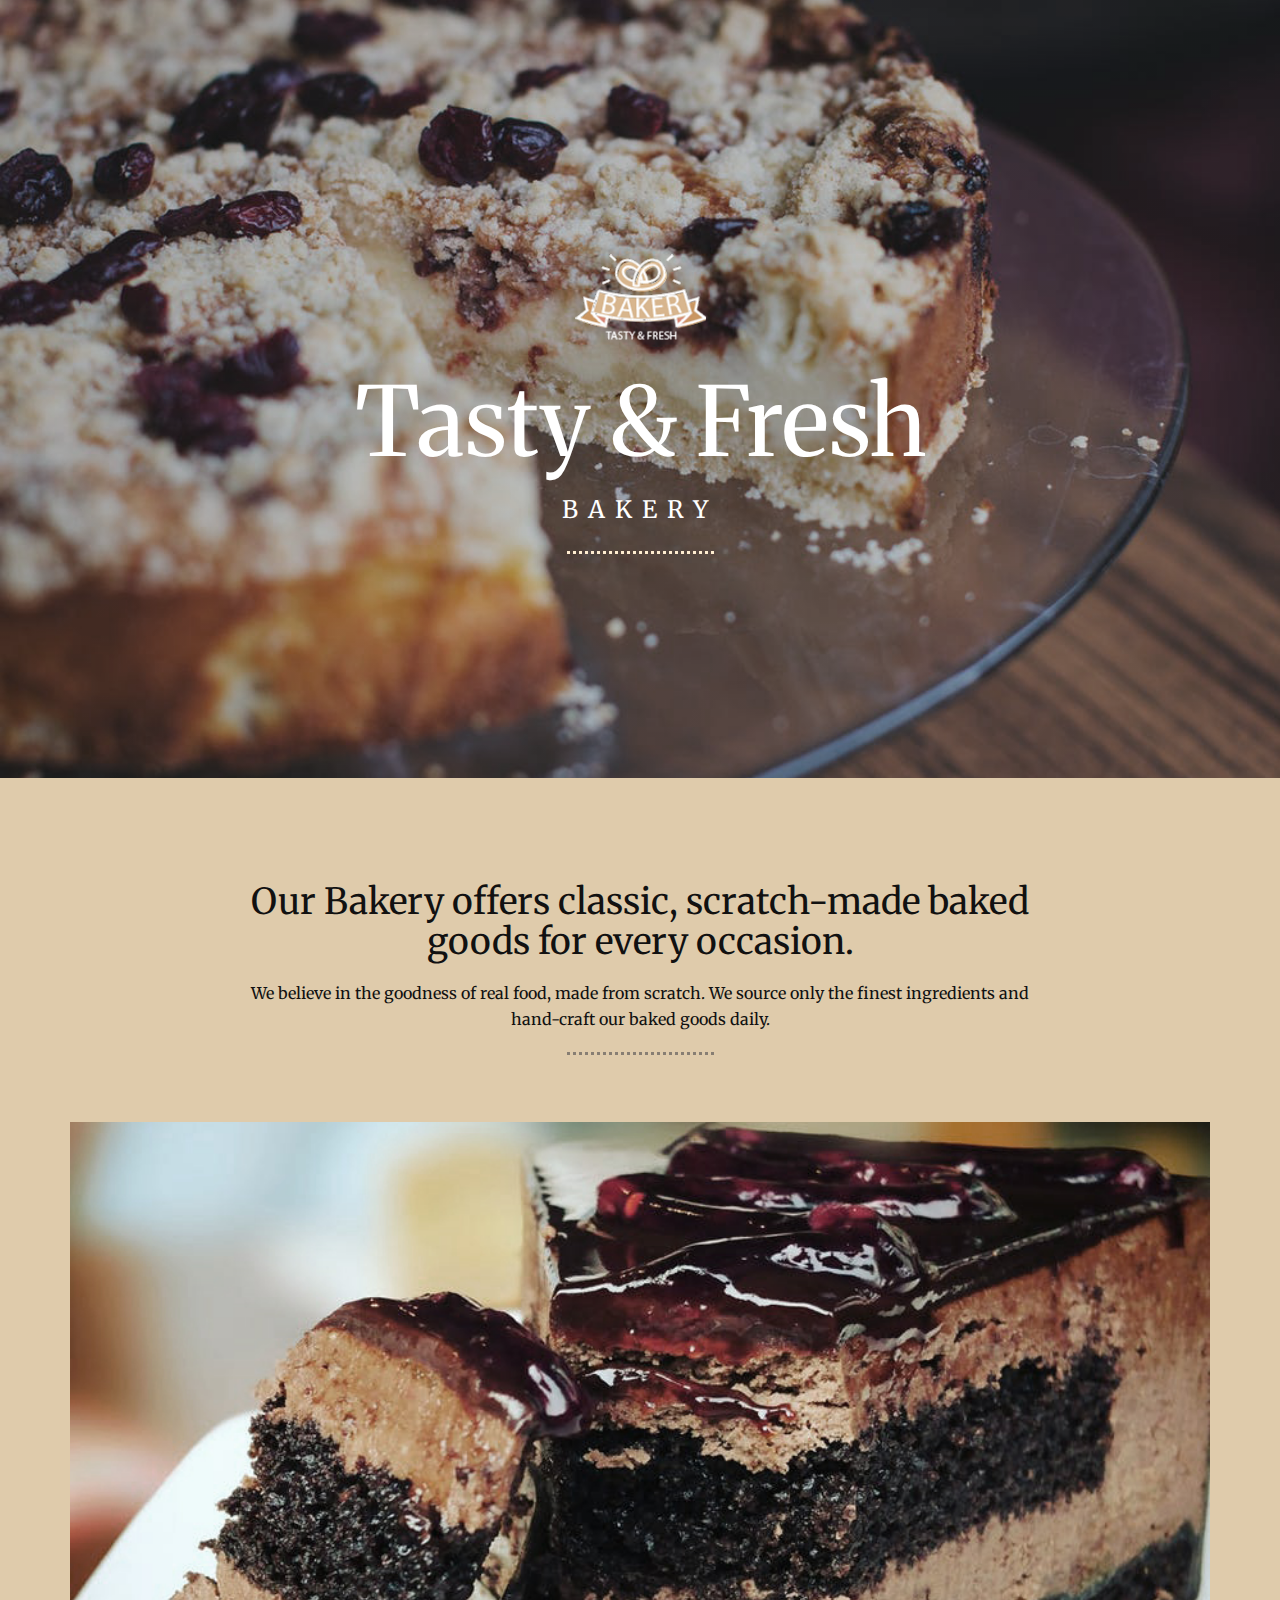
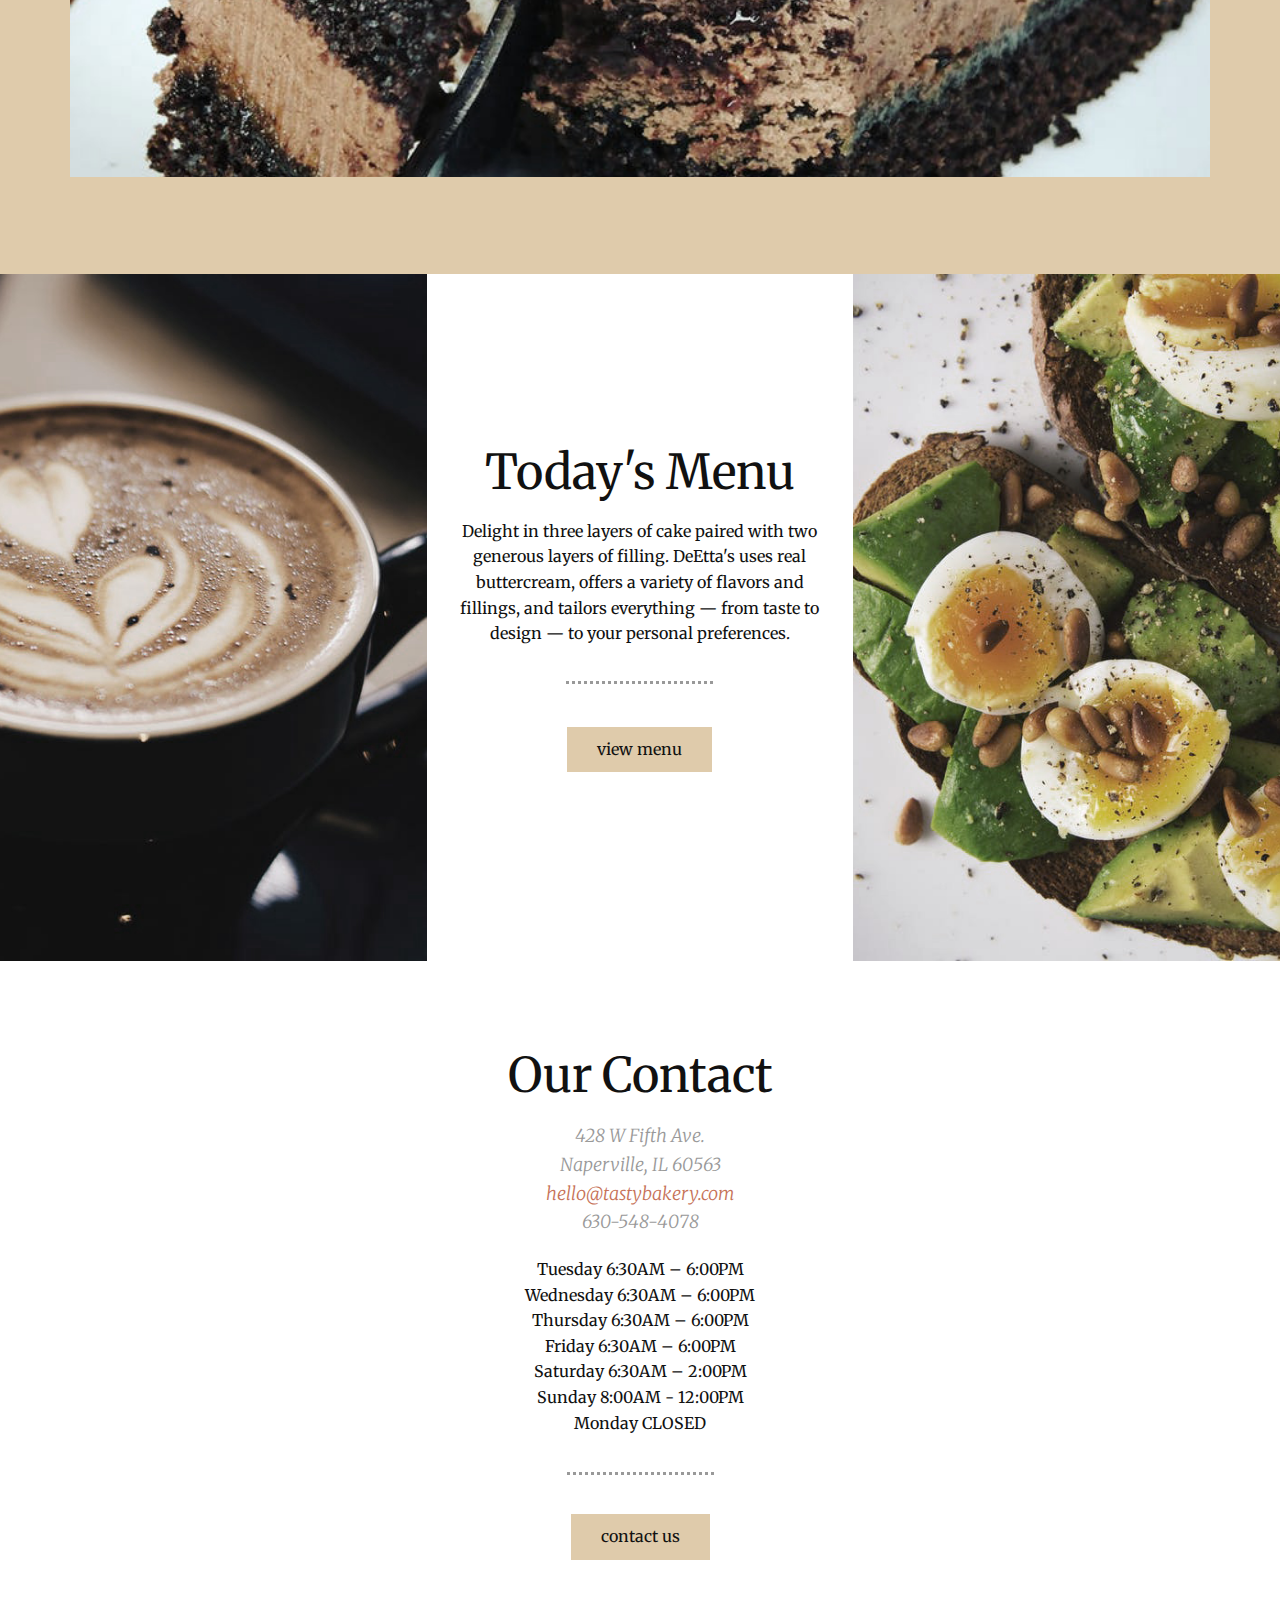
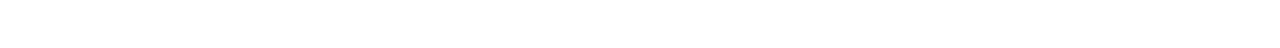
<file: index.html>
<!DOCTYPE html>
<html style="font-size: 16px;">
  <head>
    <meta name="viewport" content="width=device-width, initial-scale=1.0">
    <meta charset="utf-8">
    <meta name="keywords" content="Tasty &amp;amp; Fresh, Our Bakery offers classic, scratch-made baked goods for every occasion., Today&amp;apos;s Menu, Visit Our Online Shop, Our Contact">
    <meta name="description" content="">
    <meta name="page_type" content="np-template-header-footer-from-plugin">
    <title>Home</title>
    <link rel="stylesheet" href="nicepage.css" media="screen">
<link rel="stylesheet" href="Home.css" media="screen">
    <script class="u-script" type="text/javascript" src="jquery.js" defer=""></script>
    <script class="u-script" type="text/javascript" src="nicepage.js" defer=""></script>
    <meta name="generator" content="Nicepage 4.10.5, nicepage.com">
    <link id="u-theme-google-font" rel="stylesheet" href="https://fonts.googleapis.com/css?family=Roboto:100,100i,300,300i,400,400i,500,500i,700,700i,900,900i|Open+Sans:300,300i,400,400i,500,500i,600,600i,700,700i,800,800i">
    <link id="u-page-google-font" rel="stylesheet" href="https://fonts.googleapis.com/css?family=Merriweather:300,300i,400,400i,700,700i,900,900i">
    
    
    
    
    
    <script type="application/ld+json">{
		"@context": "http://schema.org",
		"@type": "Organization",
		"name": ""
}</script>
    <meta name="theme-color" content="#c67258">
    <meta property="og:title" content="Home">
    <meta property="og:type" content="website">
  </head>
  <body data-home-page="Home.html" data-home-page-title="Home" class="u-body u-xl-mode"> 
    <section class="u-clearfix u-image u-shading u-section-1" id="sec-f4cb">
      <div class="u-clearfix u-sheet u-sheet-1">
        <div class="u-align-center-lg u-align-center-sm u-align-center-xs u-container-style u-expanded-width-xs u-group u-group-1">
          <div class="u-container-layout u-valign-middle-lg u-valign-middle-xs u-container-layout-1">
            <img src="images/Untitled2_150.png" alt="" class="u-image u-image-contain u-image-default u-image-1">
            <h1 class="u-align-center-md u-align-center-xl u-custom-font u-font-merriweather u-text u-title u-text-1">Tasty &amp; Fresh</h1>
            <h4 class="u-align-center-md u-align-center-xl u-custom-font u-font-merriweather u-text u-text-2">Bakery</h4>
            <div class="u-border-3 u-border-palette-5-light-2 u-line u-line-horizontal u-line-1"></div>
          </div>
        </div>
      </div>
    </section>
    <section class="u-clearfix u-palette-5-light-1 u-section-2" id="sec-bef6">
      <div class="u-clearfix u-sheet u-valign-middle-xs u-sheet-1">
        <div class="u-container-style u-group u-group-1">
          <div class="u-container-layout u-container-layout-1">
            <h2 class="u-align-center u-custom-font u-font-merriweather u-text u-text-1">Our Bakery offers classic, scratch-made baked goods for every occasion.</h2>
            <p class="u-align-center u-custom-font u-font-merriweather u-text u-text-2">We believe in the goodness of real food, made from scratch. We source only the finest ingredients and hand-craft our baked goods daily.</p>
            <div class="u-align-left u-border-3 u-border-custom-color-2 u-line u-line-horizontal u-line-1"></div>
          </div>
        </div>
        <div class="u-clearfix u-expanded-width u-layout-wrap u-layout-wrap-1">
          <div class="u-layout">
            <div class="u-layout-row">
              <div class="u-size-60">
                <div class="u-layout-row">
                  <div class="u-container-style u-image u-layout-cell u-left-cell u-size-60 u-image-1">
                    <div class="u-container-layout"></div>
                  </div>
                </div>
              </div>
            </div>
          </div>
        </div>
      </div>
    </section>
    <section class="u-clearfix u-valign-middle-xs u-section-3" id="sec-2e77">
      <div class="u-clearfix u-expanded-width u-layout-wrap u-layout-wrap-1">
        <div class="u-layout">
          <div class="u-layout-row">
            <div class="u-container-style u-image u-layout-cell u-left-cell u-size-20 u-image-1">
              <div class="u-container-layout"></div>
            </div>
            <div class="u-align-center-lg u-align-center-md u-align-center-sm u-align-center-xs u-container-style u-layout-cell u-size-20 u-layout-cell-2">
              <div class="u-container-layout u-valign-middle-md u-valign-middle-sm u-container-layout-2">
                <h2 class="u-align-center-xl u-custom-font u-font-merriweather u-text u-text-1">Today's Menu</h2>
                <p class="u-align-center-xl u-custom-font u-font-merriweather u-text u-text-2">Delight in three layers of cake paired with two generous layers of filling. DeEtta's uses real buttercream, offers a variety of flavors and fillings, and tailors everything — from taste to design — to your personal preferences.</p>
                <div class="u-align-left-lg u-align-left-md u-align-left-sm u-align-left-xl u-border-3 u-border-grey-40 u-line u-line-horizontal u-line-1"></div>
                <a href="menu.html" data-page-id="34469531" class="u-align-center u-btn u-button-style u-custom-font u-font-merriweather u-palette-5-light-1 u-btn-1" target="_blank">view menu</a>
              </div>
            </div>
            <div class="u-container-style u-image u-layout-cell u-right-cell u-size-20 u-image-2">
              <div class="u-container-layout"></div>
            </div>
          </div>
        </div>
      </div>
    </section>
    <section class="u-clearfix u-section-4" id="carousel_638f">
      <div class="u-clearfix u-expanded-width u-layout-wrap u-layout-wrap-1">
        <div class="u-layout">
          <div class="u-layout-row">
            <div class="u-align-center u-container-style u-layout-cell u-size-60 u-layout-cell-1">
              <div class="u-container-layout u-valign-middle-lg u-valign-middle-md u-valign-middle-sm u-valign-middle-xl u-container-layout-1">
                <h2 class="u-custom-font u-font-merriweather u-text u-text-1">Our Contact</h2>
                <p class="u-custom-font u-font-merriweather u-text u-text-grey-40 u-text-2">428 W Fifth Ave.<br>Naperville, IL 60563<br>
                  <a href="mailto:hello@deettasbakery.com" target="_blank">hello@tastybakery.com</a>
                  <br>630-548-4078
                </p>
                <p class="u-custom-font u-font-merriweather u-text u-text-3">Tuesday 6:30AM – 6:00PM<br>Wednesday 6:30AM – 6:00PM<br>Thursday 6:30AM – 6:00PM<br>Friday 6:30AM – 6:00PM<br>Saturday 6:30AM – 2:00PM<br>Sunday 8:00AM - 12:00PM<br>Monday CLOSED
                </p>
                <div class="u-border-3 u-border-grey-40 u-line u-line-horizontal u-line-1"></div>
                <a href="tel:+962 77 777 777" class="u-btn u-button-style u-custom-font u-font-merriweather u-palette-5-light-1 u-btn-1">contact us</a>
              </div>
            </div>
          </div>
        </div>
      </div>
    </section>
    
    
  </body>
</html>
</file>
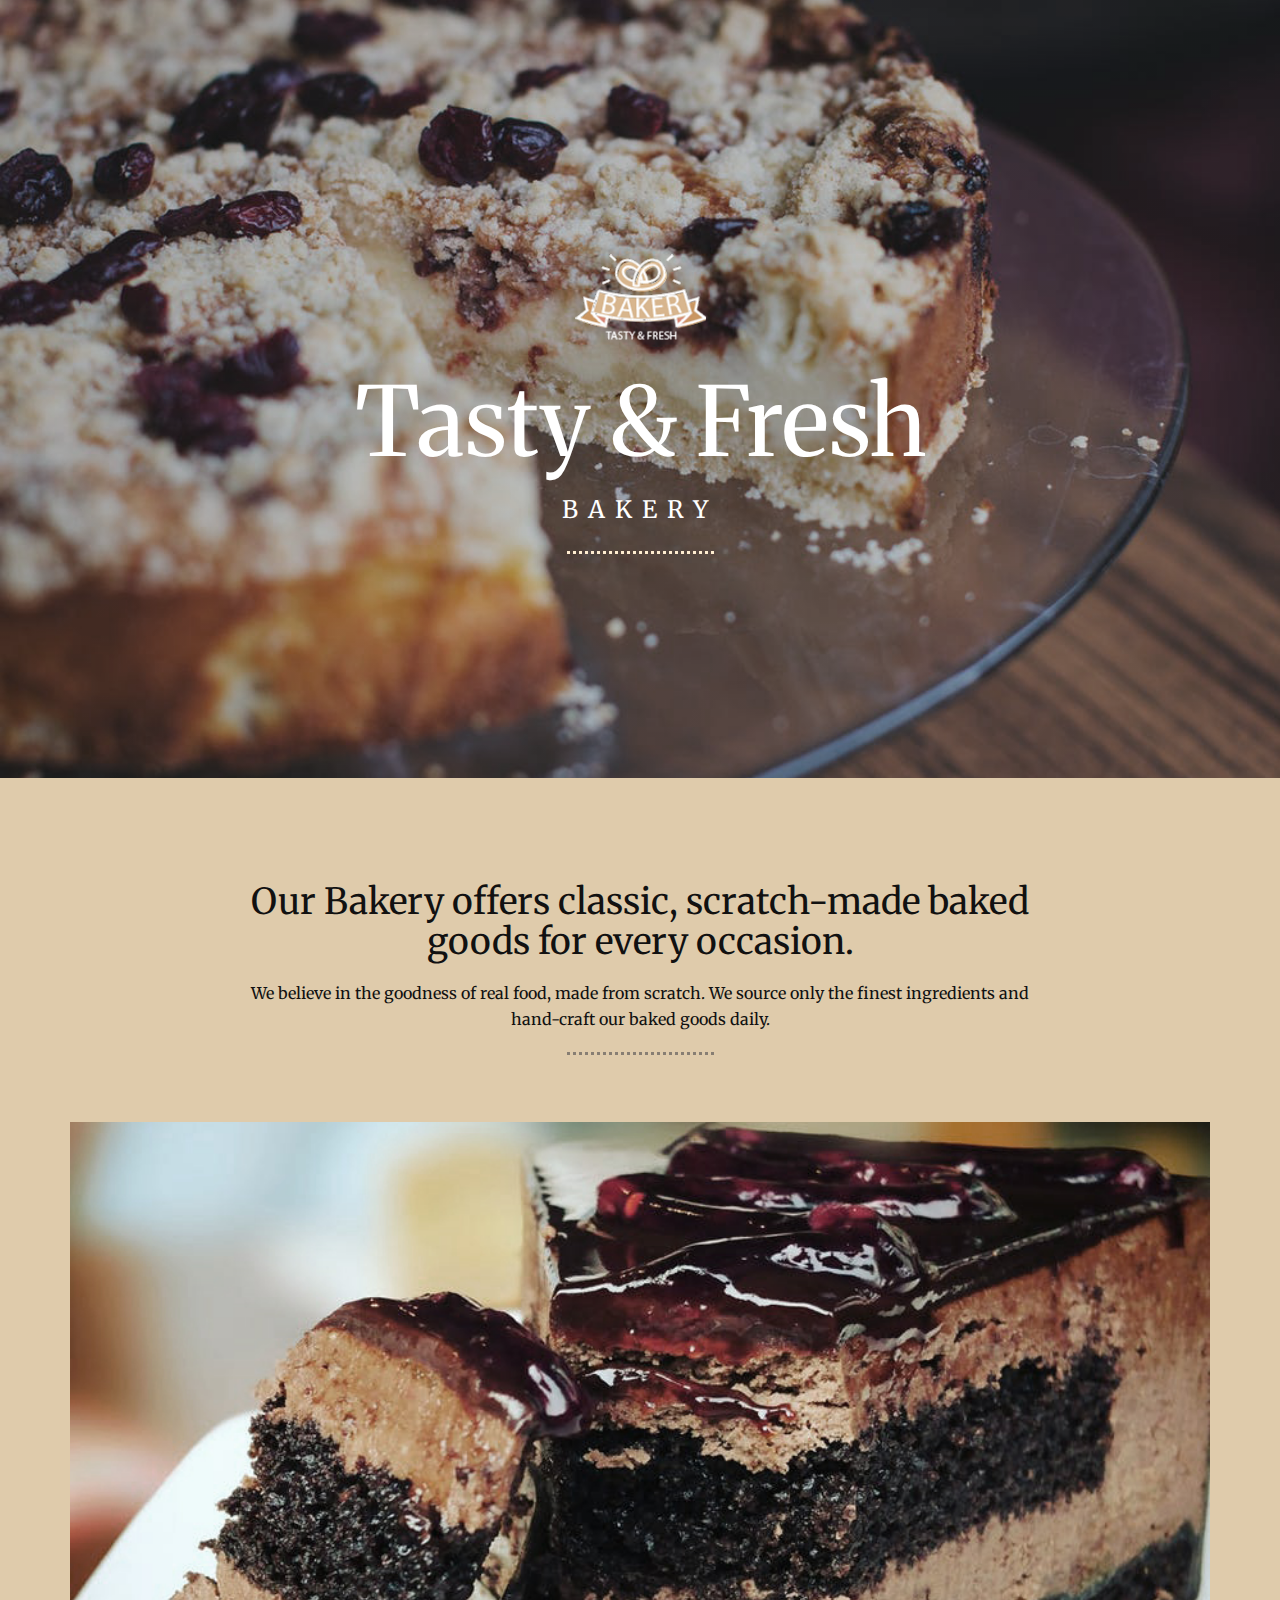
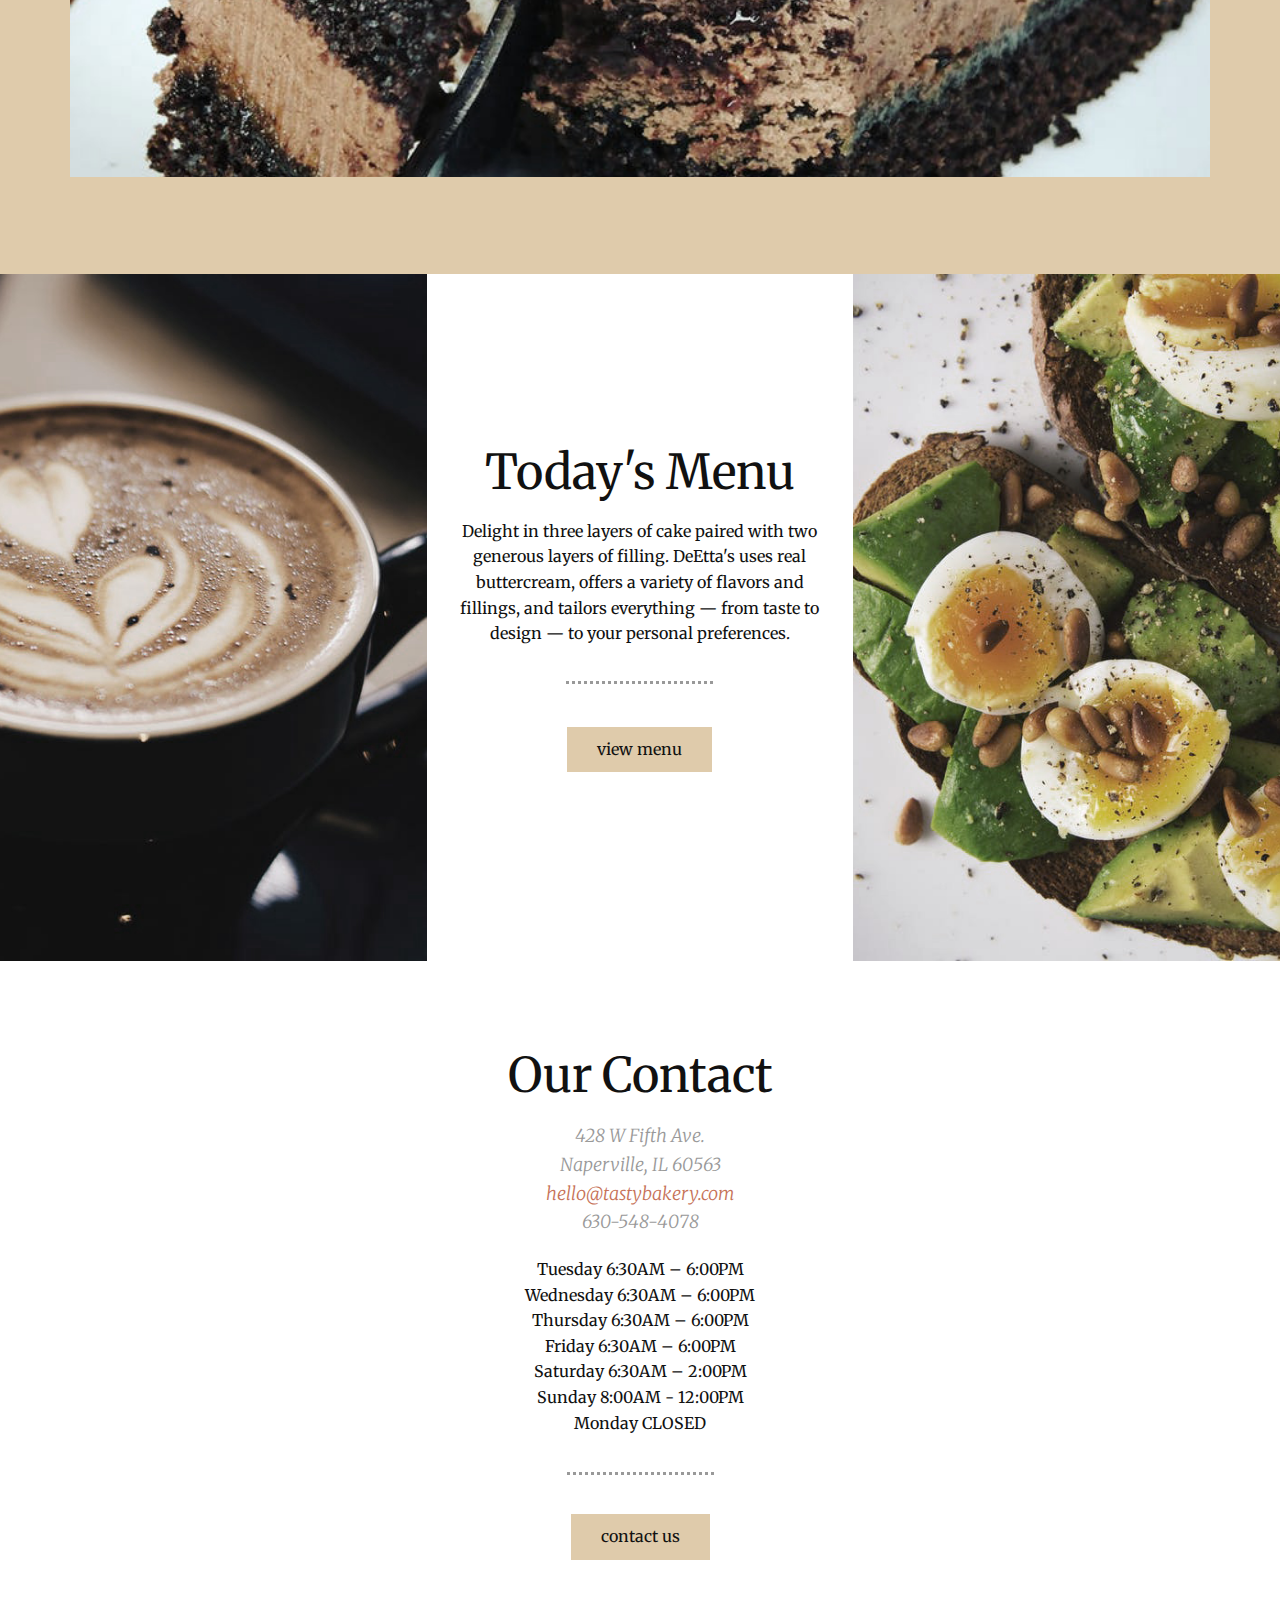
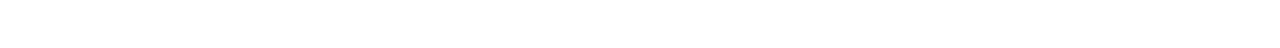
<file: Home.html>
<!DOCTYPE html>
<html style="font-size: 16px;">
  <head>
    <meta name="viewport" content="width=device-width, initial-scale=1.0">
    <meta charset="utf-8">
    <meta name="keywords" content="Tasty &amp;amp; Fresh, Our Bakery offers classic, scratch-made baked goods for every occasion., Today&amp;apos;s Menu, Visit Our Online Shop, Our Contact">
    <meta name="description" content="">
    <meta name="page_type" content="np-template-header-footer-from-plugin">
    <title>Home</title>
    <link rel="stylesheet" href="nicepage.css" media="screen">
<link rel="stylesheet" href="Home.css" media="screen">
    <script class="u-script" type="text/javascript" src="jquery.js" defer=""></script>
    <script class="u-script" type="text/javascript" src="nicepage.js" defer=""></script>
    <meta name="generator" content="Nicepage 4.10.5, nicepage.com">
    <link id="u-theme-google-font" rel="stylesheet" href="https://fonts.googleapis.com/css?family=Roboto:100,100i,300,300i,400,400i,500,500i,700,700i,900,900i|Open+Sans:300,300i,400,400i,500,500i,600,600i,700,700i,800,800i">
    <link id="u-page-google-font" rel="stylesheet" href="https://fonts.googleapis.com/css?family=Merriweather:300,300i,400,400i,700,700i,900,900i">
    
    
    
    
    
    <script type="application/ld+json">{
		"@context": "http://schema.org",
		"@type": "Organization",
		"name": ""
}</script>
    <meta name="theme-color" content="#c67258">
    <meta property="og:title" content="Home">
    <meta property="og:type" content="website">
  </head>
  <body class="u-body u-xl-mode"> 
    <section class="u-clearfix u-image u-shading u-section-1" id="sec-f4cb">
      <div class="u-clearfix u-sheet u-sheet-1">
        <div class="u-align-center-lg u-align-center-sm u-align-center-xs u-container-style u-expanded-width-xs u-group u-group-1">
          <div class="u-container-layout u-valign-middle-lg u-valign-middle-xs u-container-layout-1">
            <img src="images/Untitled2_150.png" alt="" class="u-image u-image-contain u-image-default u-image-1">
            <h1 class="u-align-center-md u-align-center-xl u-custom-font u-font-merriweather u-text u-title u-text-1">Tasty &amp; Fresh</h1>
            <h4 class="u-align-center-md u-align-center-xl u-custom-font u-font-merriweather u-text u-text-2">Bakery</h4>
            <div class="u-border-3 u-border-palette-5-light-2 u-line u-line-horizontal u-line-1"></div>
          </div>
        </div>
      </div>
    </section>
    <section class="u-clearfix u-palette-5-light-1 u-section-2" id="sec-bef6">
      <div class="u-clearfix u-sheet u-valign-middle-xs u-sheet-1">
        <div class="u-container-style u-group u-group-1">
          <div class="u-container-layout u-container-layout-1">
            <h2 class="u-align-center u-custom-font u-font-merriweather u-text u-text-1">Our Bakery offers classic, scratch-made baked goods for every occasion.</h2>
            <p class="u-align-center u-custom-font u-font-merriweather u-text u-text-2">We believe in the goodness of real food, made from scratch. We source only the finest ingredients and hand-craft our baked goods daily.</p>
            <div class="u-align-left u-border-3 u-border-custom-color-2 u-line u-line-horizontal u-line-1"></div>
          </div>
        </div>
        <div class="u-clearfix u-expanded-width u-layout-wrap u-layout-wrap-1">
          <div class="u-layout">
            <div class="u-layout-row">
              <div class="u-size-60">
                <div class="u-layout-row">
                  <div class="u-container-style u-image u-layout-cell u-left-cell u-size-60 u-image-1">
                    <div class="u-container-layout"></div>
                  </div>
                </div>
              </div>
            </div>
          </div>
        </div>
      </div>
    </section>
    <section class="u-clearfix u-valign-middle-xs u-section-3" id="sec-2e77">
      <div class="u-clearfix u-expanded-width u-layout-wrap u-layout-wrap-1">
        <div class="u-layout">
          <div class="u-layout-row">
            <div class="u-container-style u-image u-layout-cell u-left-cell u-size-20 u-image-1">
              <div class="u-container-layout"></div>
            </div>
            <div class="u-align-center-lg u-align-center-md u-align-center-sm u-align-center-xs u-container-style u-layout-cell u-size-20 u-layout-cell-2">
              <div class="u-container-layout u-valign-middle-md u-valign-middle-sm u-container-layout-2">
                <h2 class="u-align-center-xl u-custom-font u-font-merriweather u-text u-text-1">Today's Menu</h2>
                <p class="u-align-center-xl u-custom-font u-font-merriweather u-text u-text-2">Delight in three layers of cake paired with two generous layers of filling. DeEtta's uses real buttercream, offers a variety of flavors and fillings, and tailors everything — from taste to design — to your personal preferences.</p>
                <div class="u-align-left-lg u-align-left-md u-align-left-sm u-align-left-xl u-border-3 u-border-grey-40 u-line u-line-horizontal u-line-1"></div>
                <a href="menu.html" data-page-id="34469531" class="u-align-center u-btn u-button-style u-custom-font u-font-merriweather u-palette-5-light-1 u-btn-1" target="_blank">view menu</a>
              </div>
            </div>
            <div class="u-container-style u-image u-layout-cell u-right-cell u-size-20 u-image-2">
              <div class="u-container-layout"></div>
            </div>
          </div>
        </div>
      </div>
    </section>
    <section class="u-clearfix u-section-4" id="carousel_638f">
      <div class="u-clearfix u-expanded-width u-layout-wrap u-layout-wrap-1">
        <div class="u-layout">
          <div class="u-layout-row">
            <div class="u-align-center u-container-style u-layout-cell u-size-60 u-layout-cell-1">
              <div class="u-container-layout u-valign-middle-lg u-valign-middle-md u-valign-middle-sm u-valign-middle-xl u-container-layout-1">
                <h2 class="u-custom-font u-font-merriweather u-text u-text-1">Our Contact</h2>
                <p class="u-custom-font u-font-merriweather u-text u-text-grey-40 u-text-2">428 W Fifth Ave.<br>Naperville, IL 60563<br>
                  <a href="mailto:hello@deettasbakery.com" target="_blank">hello@tastybakery.com</a>
                  <br>630-548-4078
                </p>
                <p class="u-custom-font u-font-merriweather u-text u-text-3">Tuesday 6:30AM – 6:00PM<br>Wednesday 6:30AM – 6:00PM<br>Thursday 6:30AM – 6:00PM<br>Friday 6:30AM – 6:00PM<br>Saturday 6:30AM – 2:00PM<br>Sunday 8:00AM - 12:00PM<br>Monday CLOSED
                </p>
                <div class="u-border-3 u-border-grey-40 u-line u-line-horizontal u-line-1"></div>
                <a href="tel:+962 77 777 777" class="u-btn u-button-style u-custom-font u-font-merriweather u-palette-5-light-1 u-btn-1">contact us</a>
              </div>
            </div>
          </div>
        </div>
      </div>
    </section>
    
    
    
 
  </body>
</html>
</file>
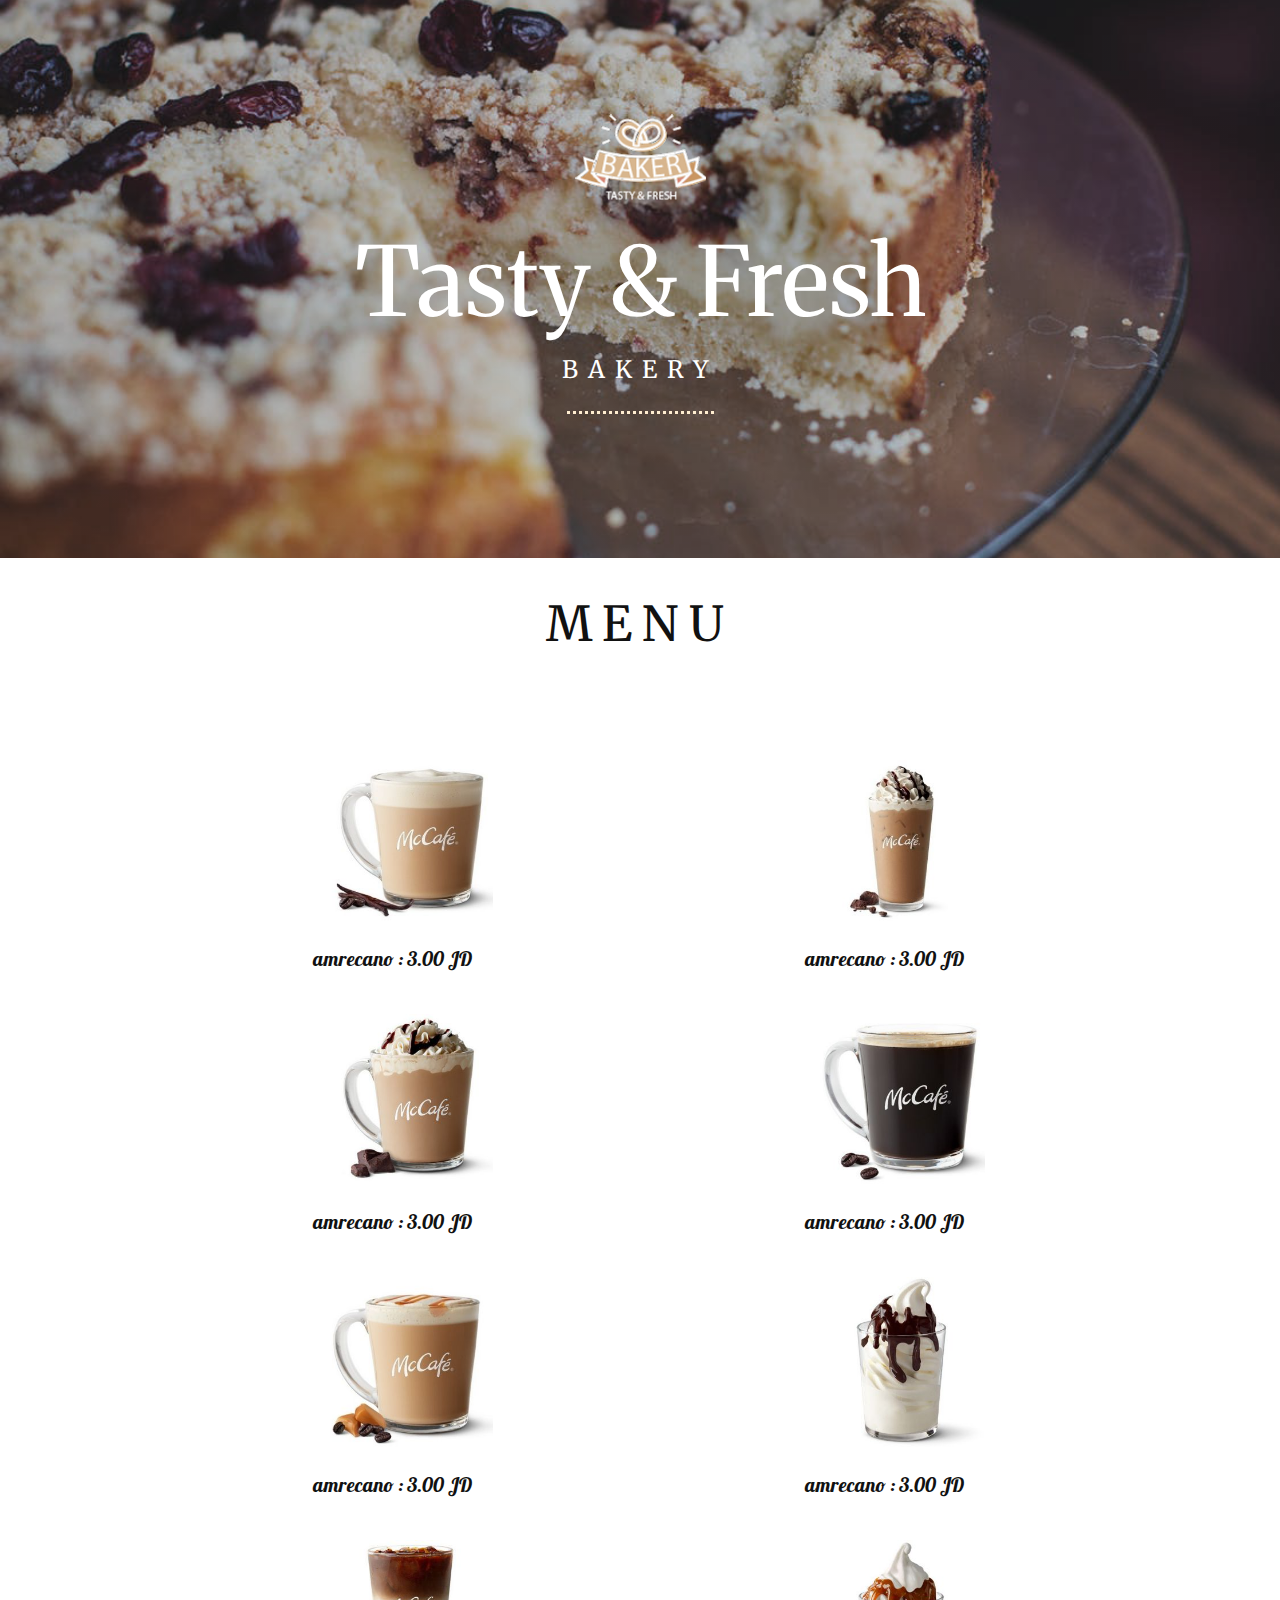
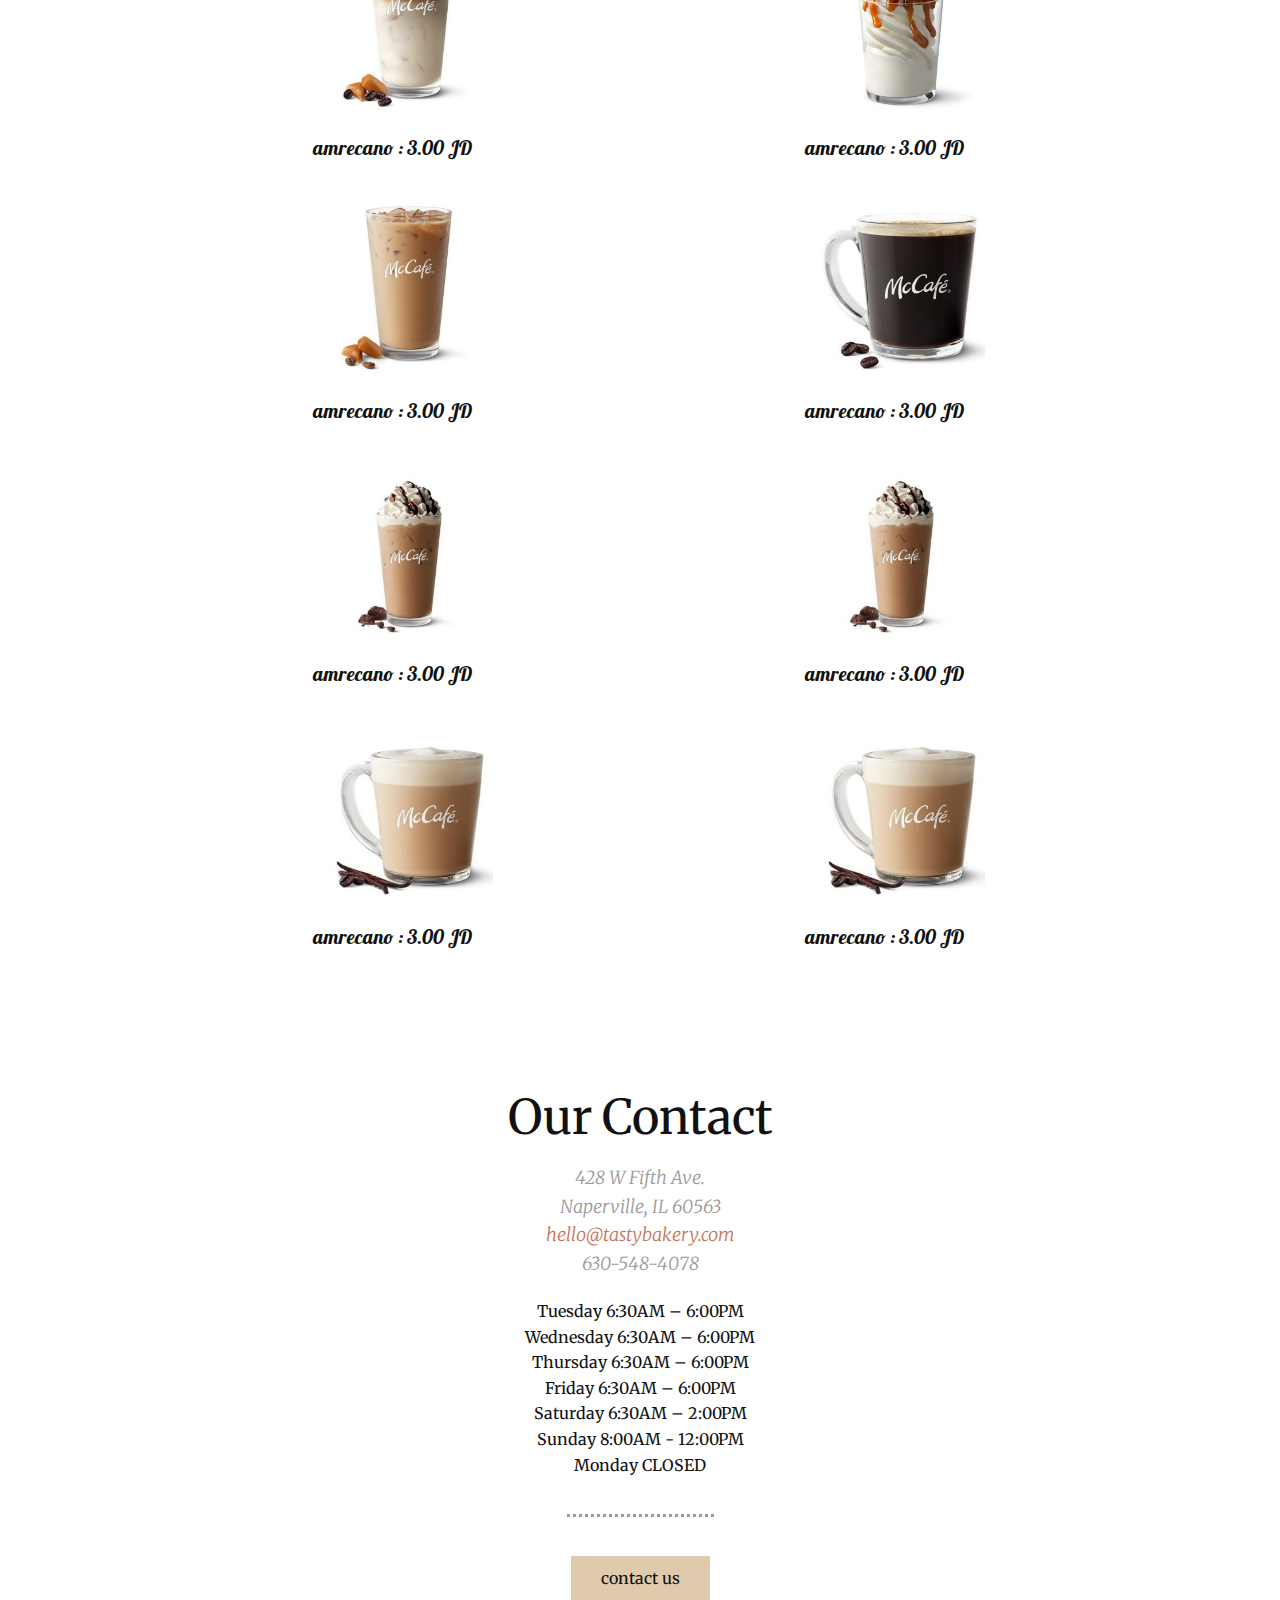
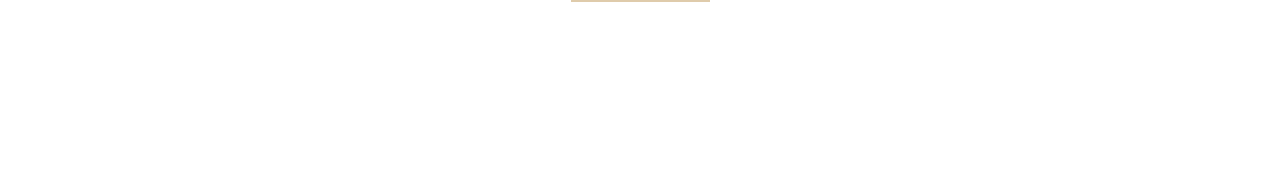
<file: menu.html>
<!DOCTYPE html>
<html style="font-size: 16px;">
  <head>
    <meta name="viewport" content="width=device-width, initial-scale=1.0">
    <meta charset="utf-8">
    <meta name="keywords" content="Tasty &amp;amp; Fresh, Our Bakery offers classic, scratch-made baked goods for every occasion., Today&amp;apos;s Menu, Visit Our Online Shop, Our Contact">
    <meta name="description" content="">
    <meta name="page_type" content="np-template-header-footer-from-plugin">
    <title>menu</title>
    <link rel="stylesheet" href="nicepage.css" media="screen">
<link rel="stylesheet" href="menu.css" media="screen">
    <script class="u-script" type="text/javascript" src="jquery.js" defer=""></script>
    <script class="u-script" type="text/javascript" src="nicepage.js" defer=""></script>
    <meta name="generator" content="Nicepage 4.10.5, nicepage.com">
    <link id="u-theme-google-font" rel="stylesheet" href="https://fonts.googleapis.com/css?family=Roboto:100,100i,300,300i,400,400i,500,500i,700,700i,900,900i|Open+Sans:300,300i,400,400i,500,500i,600,600i,700,700i,800,800i">
    <link id="u-page-google-font" rel="stylesheet" href="https://fonts.googleapis.com/css?family=Merriweather:300,300i,400,400i,700,700i,900,900i|Lobster:400">
    
    
    
    
    <script type="application/ld+json">{
		"@context": "http://schema.org",
		"@type": "Organization",
		"name": ""
}</script>
    <meta name="theme-color" content="#c67258">
    <meta property="og:title" content="menu">
    <meta property="og:type" content="website">
  </head>
  <body class="u-body u-xl-mode"> 
    <section class="u-clearfix u-image u-shading u-section-1" id="sec-f4cb">
      <div class="u-clearfix u-sheet u-sheet-1">
        <div class="u-container-style u-group u-group-1">
          <div class="u-container-layout u-container-layout-1">
            <img src="images/Untitled2_150.png" alt="" class="u-image u-image-contain u-image-default u-image-1">
            <h1 class="u-align-center u-custom-font u-font-merriweather u-text u-title u-text-1">Tasty &amp; Fresh</h1>
            <h4 class="u-align-center u-custom-font u-font-merriweather u-text u-text-2">Bakery</h4>
            <div class="u-border-3 u-border-palette-5-light-2 u-line u-line-horizontal u-line-1"></div>
          </div>
        </div>
      </div>
    </section>
    <section class="u-clearfix u-section-2" id="sec-4ab2">
      <div class="u-clearfix u-sheet u-sheet-1">
        <h4 class="u-align-center u-custom-font u-font-merriweather u-text u-text-1">Menu</h4>
        <div class="u-align-center u-expanded-width-xs u-list u-list-1">
          <div class="u-repeater u-repeater-1">
            <div class="u-container-style u-list-item u-repeater-item">
              <div class="u-container-layout u-similar-container u-container-layout-1">
                <img class="u-align-center u-image u-image-default u-preserve-proportions u-image-1" src="images/t-mcdonalds-vanilla-cappuccino_1-4-product-tile-desktop.jpg" alt="" data-image-width="297" data-image-height="297">
                <p class="u-align-center u-custom-font u-font-lobster u-text u-text-default u-text-2">amrecano : 3.00 JD&nbsp;</p>
              </div>
            </div>
            <div class="u-align-center u-container-style u-list-item u-repeater-item">
              <div class="u-container-layout u-similar-container u-container-layout-2">
                <img class="u-align-center u-image u-image-default u-preserve-proportions u-image-2" src="images/t-mcdonalds-McCafe-Iced-Mocha-Medium-1_1-4-product-tile-desktop.jpg" alt="" data-image-width="297" data-image-height="297">
                <p class="u-align-center u-custom-font u-font-lobster u-text u-text-default u-text-3">amrecano : 3.00 JD&nbsp;</p>
              </div>
            </div>
            <div class="u-align-center u-container-style u-list-item u-repeater-item">
              <div class="u-container-layout u-similar-container u-container-layout-3">
                <img class="u-align-center u-image u-image-default u-preserve-proportions u-image-3" src="images/t-mcdonalds-McCafe-Hot-Chocolate-Medium_1-4-product-tile-desktop.jpg" alt="" data-image-width="297" data-image-height="297">
                <p class="u-align-center u-custom-font u-font-lobster u-text u-text-default u-text-4">amrecano : 3.00 JD&nbsp;</p>
              </div>
            </div>
            <div class="u-align-center u-container-style u-list-item u-repeater-item">
              <div class="u-container-layout u-similar-container u-container-layout-4">
                <img class="u-align-center u-image u-image-default u-preserve-proportions u-image-4" src="images/t-mcdonalds-americano-1_1-4-product-tile-desktop.jpg" alt="" data-image-width="297" data-image-height="297">
                <p class="u-align-center u-custom-font u-font-lobster u-text u-text-default u-text-5">amrecano : 3.00 JD&nbsp;</p>
              </div>
            </div>
            <div class="u-align-center u-container-style u-list-item u-repeater-item">
              <div class="u-container-layout u-similar-container u-container-layout-5">
                <img class="u-align-center u-image u-image-default u-preserve-proportions u-image-5" src="images/t-mcdonalds-caramel-macchiato_1-4-product-tile-desktop.jpg" alt="" data-image-width="297" data-image-height="297">
                <p class="u-align-center u-custom-font u-font-lobster u-text u-text-default u-text-6">amrecano : 3.00 JD&nbsp;</p>
              </div>
            </div>
            <div class="u-align-center u-container-style u-list-item u-repeater-item">
              <div class="u-container-layout u-similar-container u-container-layout-6">
                <img class="u-align-center u-image u-image-default u-preserve-proportions u-image-6" src="images/t-mcdonalds-Hot-Fudge-Sundae_1-4-product-tile-desktop.jpg" alt="" data-image-width="297" data-image-height="297">
                <p class="u-align-center u-custom-font u-font-lobster u-text u-text-default u-text-7">amrecano : 3.00 JD&nbsp;</p>
              </div>
            </div>
            <div class="u-align-center u-container-style u-list-item u-repeater-item">
              <div class="u-container-layout u-similar-container u-container-layout-7">
                <img class="u-align-center u-image u-image-default u-preserve-proportions u-image-7" src="images/t-mcdonalds-iced-caramel-macchiato-1_1-4-product-tile-desktop.jpg" alt="" data-image-width="297" data-image-height="297">
                <p class="u-align-center u-custom-font u-font-lobster u-text u-text-default u-text-8">amrecano : 3.00 JD&nbsp;</p>
              </div>
            </div>
            <div class="u-align-center u-container-style u-list-item u-repeater-item">
              <div class="u-container-layout u-similar-container u-container-layout-8">
                <img class="u-align-center u-image u-image-default u-preserve-proportions u-image-8" src="images/t-mcdonalds-Hot-Caramel-Sundae-1_1-4-product-tile-desktop.jpg" alt="" data-image-width="297" data-image-height="297">
                <p class="u-align-center u-custom-font u-font-lobster u-text u-text-default u-text-9">amrecano : 3.00 JD&nbsp;</p>
              </div>
            </div>
            <div class="u-align-center u-container-style u-list-item u-repeater-item">
              <div class="u-container-layout u-similar-container u-container-layout-9">
                <img class="u-align-center u-image u-image-default u-preserve-proportions u-image-9" src="images/t-mcdonalds-Caramel-Iced-Coffee_1-4-product-tile-desktop.jpg" alt="" data-image-width="297" data-image-height="297">
                <p class="u-align-center u-custom-font u-font-lobster u-text u-text-default u-text-10">amrecano : 3.00 JD&nbsp;</p>
              </div>
            </div>
            <div class="u-align-center u-container-style u-list-item u-repeater-item">
              <div class="u-container-layout u-similar-container u-container-layout-10">
                <img class="u-align-center u-image u-image-default u-preserve-proportions u-image-10" src="images/t-mcdonalds-americano-1_1-4-product-tile-desktop-19.jpg" alt="" data-image-width="297" data-image-height="297">
                <p class="u-align-center u-custom-font u-font-lobster u-text u-text-default u-text-11">amrecano : 3.00 JD&nbsp;</p>
              </div>
            </div>
            <div class="u-align-center u-container-style u-list-item u-repeater-item">
              <div class="u-container-layout u-similar-container u-container-layout-11">
                <img class="u-align-center u-image u-image-default u-preserve-proportions u-image-11" src="images/t-mcdonalds-McCafe-Iced-Mocha-Medium-1_1-4-product-tile-desktop-20.jpg" alt="" data-image-width="297" data-image-height="297">
                <p class="u-align-center u-custom-font u-font-lobster u-text u-text-default u-text-12">amrecano : 3.00 JD&nbsp;</p>
              </div>
            </div>
            <div class="u-align-center u-container-style u-list-item u-repeater-item">
              <div class="u-container-layout u-similar-container u-container-layout-12">
                <img class="u-align-center u-image u-image-default u-preserve-proportions u-image-12" src="images/t-mcdonalds-McCafe-Iced-Mocha-Medium-1_1-4-product-tile-desktop-21.jpg" alt="" data-image-width="297" data-image-height="297">
                <p class="u-align-center u-custom-font u-font-lobster u-text u-text-default u-text-13">amrecano : 3.00 JD&nbsp;</p>
              </div>
            </div>
            <div class="u-align-center u-container-style u-list-item u-repeater-item">
              <div class="u-container-layout u-similar-container u-container-layout-13">
                <img class="u-align-center u-image u-image-default u-preserve-proportions u-image-13" src="images/t-mcdonalds-vanilla-cappuccino_1-4-product-tile-desktop.jpg" alt="" data-image-width="297" data-image-height="297">
                <p class="u-align-center u-custom-font u-font-lobster u-text u-text-default u-text-14">amrecano : 3.00 JD&nbsp;</p>
              </div>
            </div>
            <div class="u-align-center u-container-style u-list-item u-repeater-item">
              <div class="u-container-layout u-similar-container u-container-layout-14">
                <img class="u-align-center u-image u-image-default u-preserve-proportions u-image-14" src="images/t-mcdonalds-vanilla-cappuccino_1-4-product-tile-desktop.jpg" alt="" data-image-width="297" data-image-height="297">
                <p class="u-align-center u-custom-font u-font-lobster u-text u-text-default u-text-15">amrecano : 3.00 JD&nbsp;</p>
              </div>
            </div>
          </div>
        </div>
        <div class="u-align-center-xs u-border-1 u-border-grey-dark-1 u-line u-line-horizontal u-line-1"></div>
        <div class="u-align-center-xs u-border-1 u-border-grey-dark-1 u-line u-line-horizontal u-line-2"></div>
      </div>
    </section>
    <section class="u-clearfix u-section-3" id="carousel_638f">
      <div class="u-clearfix u-expanded-width u-layout-wrap u-layout-wrap-1">
        <div class="u-layout">
          <div class="u-layout-row">
            <div class="u-align-center u-container-style u-layout-cell u-size-60 u-layout-cell-1">
              <div class="u-container-layout u-container-layout-1">
                <h2 class="u-custom-font u-font-merriweather u-text u-text-1">Our Contact</h2>
                <p class="u-custom-font u-font-merriweather u-text u-text-grey-40 u-text-2">428 W Fifth Ave.<br>Naperville, IL 60563<br>
                  <a href="mailto:hello@deettasbakery.com" target="_blank">hello@tastybakery.com</a>
                  <br>630-548-4078
                </p>
                <p class="u-custom-font u-font-merriweather u-text u-text-3">Tuesday 6:30AM – 6:00PM<br>Wednesday 6:30AM – 6:00PM<br>Thursday 6:30AM – 6:00PM<br>Friday 6:30AM – 6:00PM<br>Saturday 6:30AM – 2:00PM<br>Sunday 8:00AM - 12:00PM<br>Monday CLOSED
                </p>
                <div class="u-border-3 u-border-grey-40 u-line u-line-horizontal u-line-1"></div>
                <a href="https://nicepage.com/k/teacher-website-templates" class="u-btn u-button-style u-custom-font u-font-merriweather u-palette-5-light-1 u-btn-1">contact us</a>
              </div>
            </div>
          </div>
        </div>
      </div>
    </section>
    
    
    
     
  </body>
</html>
</file>
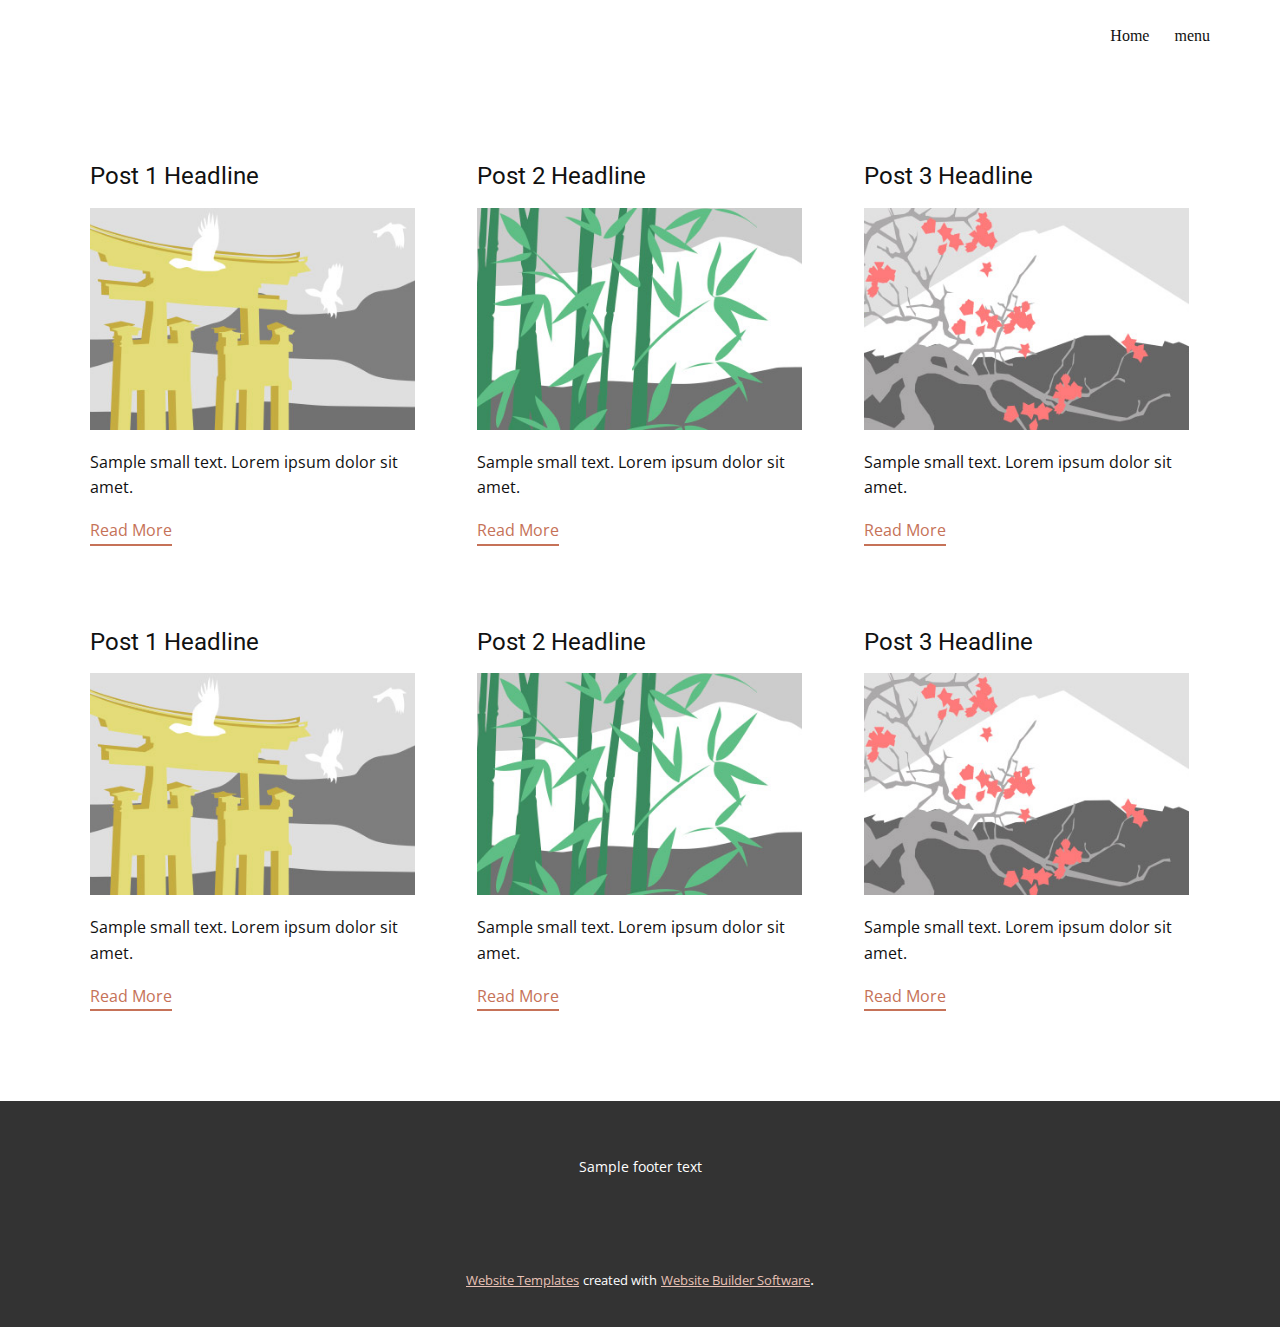
<file: blog/blog.html>
<html style="font-size: 16px;"><head>
    <meta name="viewport" content="width=device-width, initial-scale=1.0">
    <meta charset="utf-8">
    <meta name="keywords" content="">
    <meta name="description" content="">
    <meta name="page_type" content="np-template-header-footer-from-plugin">
    <title>Blog Template</title>
    <link rel="stylesheet" href="../nicepage.css" media="screen">
<link rel="stylesheet" href="../Blog-Template.css" media="screen">
    <script class="u-script" type="text/javascript" src="../jquery.js" defer=""></script>
    <script class="u-script" type="text/javascript" src="../nicepage.js" defer=""></script>
    <meta name="generator" content="Nicepage 4.10.5, nicepage.com">
    <link id="u-theme-google-font" rel="stylesheet" href="https://fonts.googleapis.com/css?family=Roboto:100,100i,300,300i,400,400i,500,500i,700,700i,900,900i|Open+Sans:300,300i,400,400i,500,500i,600,600i,700,700i,800,800i">
    
    
    <script type="application/ld+json">{
		"@context": "http://schema.org",
		"@type": "Organization",
		"name": "",
		"logo": "images/default-logo.png"
}</script>
    <meta name="theme-color" content="#c67258">
  </head>
  <body class="u-body u-xl-mode"><header class="u-clearfix u-header u-header" id="sec-bf5c"><div class="u-clearfix u-sheet u-sheet-1">
        <nav class="u-align-left u-menu u-menu-dropdown u-nav-spacing-25 u-offcanvas u-menu-1">
          <div class="menu-collapse">
            <a class="u-button-style u-nav-link" href="#" style="padding: 4px 0px; font-size: calc(1em + 8px);">
              <svg class="u-svg-link" preserveAspectRatio="xMidYMin slice" viewBox="0 0 302 302" style="undefined"><use xmlns:xlink="http://www.w3.org/1999/xlink" xlink:href="#svg-7b92"></use></svg>
              <svg xmlns="http://www.w3.org/2000/svg" xmlns:xlink="http://www.w3.org/1999/xlink" version="1.1" id="svg-7b92" x="0px" y="0px" viewBox="0 0 302 302" style="enable-background:new 0 0 302 302;" xml:space="preserve" class="u-svg-content"><g><rect y="36" width="302" height="30"></rect><rect y="236" width="302" height="30"></rect><rect y="136" width="302" height="30"></rect>
</g><g></g><g></g><g></g><g></g><g></g><g></g><g></g><g></g><g></g><g></g><g></g><g></g><g></g><g></g><g></g></svg>
            </a>
          </div>
          <div class="u-nav-container">
            <ul class="u-nav u-spacing-25 u-unstyled"><li class="u-nav-item"><a class="u-button-style u-nav-link" href="../Home.html" style="padding: 8px 0px;">Home</a>
</li><li class="u-nav-item"><a class="u-button-style u-nav-link" href="../menu.html" style="padding: 8px 0px;">menu</a>
</li></ul>
          </div>
          <div class="u-nav-container-collapse">
            <div class="u-align-center u-black u-container-style u-inner-container-layout u-opacity u-opacity-95 u-sidenav">
              <div class="u-inner-container-layout u-sidenav-overflow">
                <div class="u-menu-close"></div>
                <ul class="u-align-center u-nav u-popupmenu-items u-unstyled u-nav-2"><li class="u-nav-item"><a class="u-button-style u-nav-link" href="../Home.html">Home</a>
</li><li class="u-nav-item"><a class="u-button-style u-nav-link" href="../menu.html">menu</a>
</li></ul>
              </div>
            </div>
            <div class="u-black u-menu-overlay u-opacity u-opacity-70"></div>
          </div>
        </nav>
        <a href="#" class="u-image u-logo u-image-1" src="">
          <img src="../images/default-logo.png" class="u-logo-image u-logo-image-1">
        </a>
      </div></header>
    <section class="u-clearfix u-section-1" id="sec-c9c0">
      <div class="u-clearfix u-sheet u-valign-middle u-sheet-1"><!--blog--><!--blog_options_json--><!--{"type":"Recent","source":"","tags":"","count":""}--><!--/blog_options_json-->
        <div class="u-blog u-expanded-width u-repeater u-repeater-1"><!--blog_post-->
          <div class="u-blog-post u-container-style u-repeater-item u-white u-repeater-item-1">
            <div class="u-container-layout u-similar-container u-valign-top u-container-layout-1"><!--blog_post_header-->
              <h4 class="u-blog-control u-text u-text-1">
                <a class="u-post-header-link" href="../blog/post-5.html"><!--blog_post_header_content-->Post 1 Headline<!--/blog_post_header_content--></a>
              </h4><!--/blog_post_header--><!--blog_post_image-->
              <a class="u-post-header-link" href="../blog/post-5.html"><img alt="" class="u-blog-control u-expanded-width u-image u-image-default u-image-1" src="[data-uri]"></a><!--/blog_post_image--><!--blog_post_content-->
              <div class="u-blog-control u-post-content u-text u-text-2 fr-view">Sample small text. Lorem ipsum dolor sit amet.</div><!--/blog_post_content--><!--blog_post_readmore-->
              <a href="../blog/post-5.html" class="u-blog-control u-border-2 u-border-palette-1-base u-btn u-btn-rectangle u-button-style u-none u-btn-1"><!--blog_post_readmore_content--><!--options_json--><!--{"content":"","defaultValue":"Read More"}--><!--/options_json-->Read More<!--/blog_post_readmore_content--></a><!--/blog_post_readmore-->
            </div>
          </div><div class="u-blog-post u-container-style u-repeater-item u-video-cover u-white">
            <div class="u-container-layout u-similar-container u-valign-top u-container-layout-2"><!--blog_post_header-->
              <h4 class="u-blog-control u-text u-text-3">
                <a class="u-post-header-link" href="../blog/post-4.html"><!--blog_post_header_content-->Post 2 Headline<!--/blog_post_header_content--></a>
              </h4><!--/blog_post_header--><!--blog_post_image-->
              <a class="u-post-header-link" href="../blog/post-4.html"><img alt="" class="u-blog-control u-expanded-width u-image u-image-default u-image-2" src="[data-uri]"></a><!--/blog_post_image--><!--blog_post_content-->
              <div class="u-blog-control u-post-content u-text u-text-4 fr-view">Sample small text. Lorem ipsum dolor sit amet.</div><!--/blog_post_content--><!--blog_post_readmore-->
              <a href="../blog/post-4.html" class="u-blog-control u-border-2 u-border-palette-1-base u-btn u-btn-rectangle u-button-style u-none u-btn-2"><!--blog_post_readmore_content--><!--options_json--><!--{"content":"","defaultValue":"Read More"}--><!--/options_json-->Read More<!--/blog_post_readmore_content--></a><!--/blog_post_readmore-->
            </div>
          </div><div class="u-blog-post u-container-style u-repeater-item u-video-cover u-white">
            <div class="u-container-layout u-similar-container u-valign-top u-container-layout-3"><!--blog_post_header-->
              <h4 class="u-blog-control u-text u-text-5">
                <a class="u-post-header-link" href="../blog/post-3.html"><!--blog_post_header_content-->Post 3 Headline<!--/blog_post_header_content--></a>
              </h4><!--/blog_post_header--><!--blog_post_image-->
              <a class="u-post-header-link" href="../blog/post-3.html"><img alt="" class="u-blog-control u-expanded-width u-image u-image-default u-image-3" src="[data-uri]"></a><!--/blog_post_image--><!--blog_post_content-->
              <div class="u-blog-control u-post-content u-text u-text-6 fr-view">Sample small text. Lorem ipsum dolor sit amet.</div><!--/blog_post_content--><!--blog_post_readmore-->
              <a href="../blog/post-3.html" class="u-blog-control u-border-2 u-border-palette-1-base u-btn u-btn-rectangle u-button-style u-none u-btn-3"><!--blog_post_readmore_content--><!--options_json--><!--{"content":"","defaultValue":"Read More"}--><!--/options_json-->Read More<!--/blog_post_readmore_content--></a><!--/blog_post_readmore-->
            </div>
          </div><div class="u-blog-post u-container-style u-repeater-item u-white u-repeater-item-1">
            <div class="u-container-layout u-similar-container u-valign-top u-container-layout-1"><!--blog_post_header-->
              <h4 class="u-blog-control u-text u-text-1">
                <a class="u-post-header-link" href="../blog/post-2.html"><!--blog_post_header_content-->Post 1 Headline<!--/blog_post_header_content--></a>
              </h4><!--/blog_post_header--><!--blog_post_image-->
              <a class="u-post-header-link" href="../blog/post-2.html"><img alt="" class="u-blog-control u-expanded-width u-image u-image-default u-image-1" src="[data-uri]"></a><!--/blog_post_image--><!--blog_post_content-->
              <div class="u-blog-control u-post-content u-text u-text-2 fr-view">Sample small text. Lorem ipsum dolor sit amet.</div><!--/blog_post_content--><!--blog_post_readmore-->
              <a href="../blog/post-2.html" class="u-blog-control u-border-2 u-border-palette-1-base u-btn u-btn-rectangle u-button-style u-none u-btn-1"><!--blog_post_readmore_content--><!--options_json--><!--{"content":"","defaultValue":"Read More"}--><!--/options_json-->Read More<!--/blog_post_readmore_content--></a><!--/blog_post_readmore-->
            </div>
          </div><div class="u-blog-post u-container-style u-repeater-item u-video-cover u-white">
            <div class="u-container-layout u-similar-container u-valign-top u-container-layout-2"><!--blog_post_header-->
              <h4 class="u-blog-control u-text u-text-3">
                <a class="u-post-header-link" href="../blog/post-1.html"><!--blog_post_header_content-->Post 2 Headline<!--/blog_post_header_content--></a>
              </h4><!--/blog_post_header--><!--blog_post_image-->
              <a class="u-post-header-link" href="../blog/post-1.html"><img alt="" class="u-blog-control u-expanded-width u-image u-image-default u-image-2" src="[data-uri]"></a><!--/blog_post_image--><!--blog_post_content-->
              <div class="u-blog-control u-post-content u-text u-text-4 fr-view">Sample small text. Lorem ipsum dolor sit amet.</div><!--/blog_post_content--><!--blog_post_readmore-->
              <a href="../blog/post-1.html" class="u-blog-control u-border-2 u-border-palette-1-base u-btn u-btn-rectangle u-button-style u-none u-btn-2"><!--blog_post_readmore_content--><!--options_json--><!--{"content":"","defaultValue":"Read More"}--><!--/options_json-->Read More<!--/blog_post_readmore_content--></a><!--/blog_post_readmore-->
            </div>
          </div><div class="u-blog-post u-container-style u-repeater-item u-video-cover u-white">
            <div class="u-container-layout u-similar-container u-valign-top u-container-layout-3"><!--blog_post_header-->
              <h4 class="u-blog-control u-text u-text-5">
                <a class="u-post-header-link" href="../blog/post.html"><!--blog_post_header_content-->Post 3 Headline<!--/blog_post_header_content--></a>
              </h4><!--/blog_post_header--><!--blog_post_image-->
              <a class="u-post-header-link" href="../blog/post.html"><img alt="" class="u-blog-control u-expanded-width u-image u-image-default u-image-3" src="[data-uri]"></a><!--/blog_post_image--><!--blog_post_content-->
              <div class="u-blog-control u-post-content u-text u-text-6 fr-view">Sample small text. Lorem ipsum dolor sit amet.</div><!--/blog_post_content--><!--blog_post_readmore-->
              <a href="../blog/post.html" class="u-blog-control u-border-2 u-border-palette-1-base u-btn u-btn-rectangle u-button-style u-none u-btn-3"><!--blog_post_readmore_content--><!--options_json--><!--{"content":"","defaultValue":"Read More"}--><!--/options_json-->Read More<!--/blog_post_readmore_content--></a><!--/blog_post_readmore-->
            </div>
          </div><!--/blog_post--><!--blog_post-->
          <!--/blog_post--><!--blog_post-->
          <!--/blog_post-->
        </div><!--/blog-->
      </div>
    </section>
    
    
    <footer class="u-clearfix u-footer u-grey-80" id="sec-2222"><div class="u-clearfix u-sheet u-sheet-1">
        <div class="u-align-center u-container-style u-group u-group-1">
          <div class="u-container-layout u-valign-middle u-container-layout-1">
            <p class="u-small-text u-text u-text-variant u-text-1">Sample footer text</p>
          </div>
        </div>
      </div></footer>
    <section class="u-backlink u-clearfix u-grey-80">
      <a class="u-link" href="https://nicepage.com/website-templates" target="_blank">
        <span>Website Templates</span>
      </a>
      <p class="u-text">
        <span>created with</span>
      </p>
      <a class="u-link" href="" target="_blank">
        <span>Website Builder Software</span>
      </a>. 
    </section>
  
</body></html>
</file>
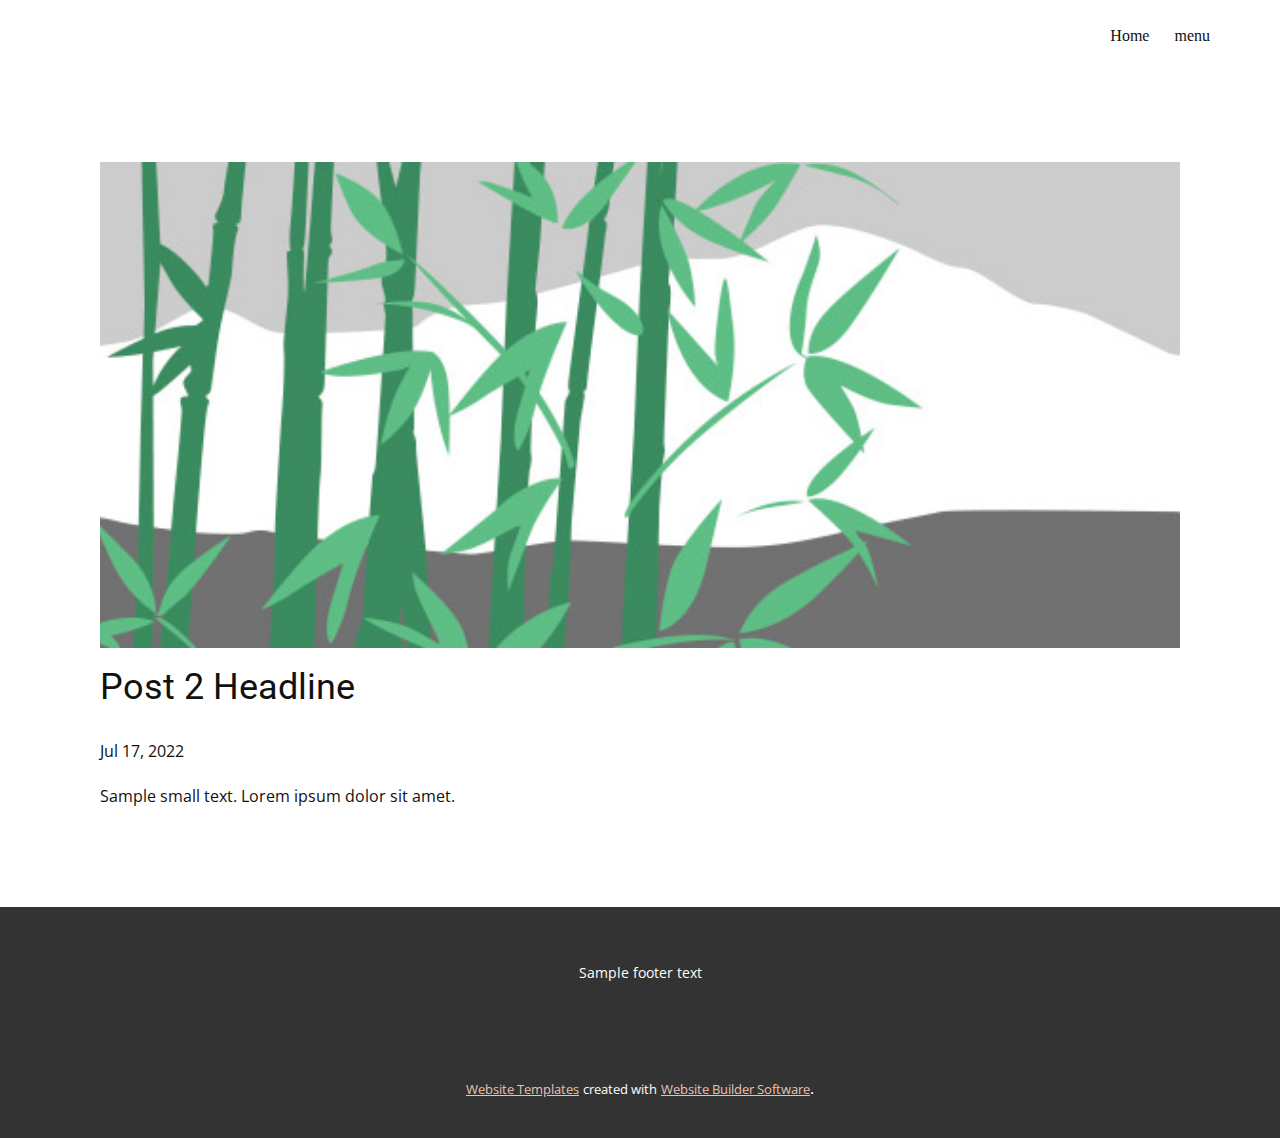
<file: blog/post-1.html>
<!doctype html>
<html style="font-size: 16px;"><head>
    <meta name="viewport" content="width=device-width, initial-scale=1.0">
    <meta charset="utf-8">
    <meta name="keywords" content="Post 1 Headline">
    <meta name="description" content="">
    <meta name="page_type" content="np-template-header-footer-from-plugin">
    <title>Post 2 Headline</title>
    <link rel="stylesheet" href="../nicepage.css" media="screen">
<link rel="stylesheet" href="../Post-Template.css" media="screen">
    <script class="u-script" type="text/javascript" src="../jquery.js" defer=""></script>
    <script class="u-script" type="text/javascript" src="../nicepage.js" defer=""></script>
    <meta name="generator" content="Nicepage 4.10.5, nicepage.com">
    <link id="u-theme-google-font" rel="stylesheet" href="https://fonts.googleapis.com/css?family=Roboto:100,100i,300,300i,400,400i,500,500i,700,700i,900,900i|Open+Sans:300,300i,400,400i,500,500i,600,600i,700,700i,800,800i">
    
    
    <script type="application/ld+json">{
		"@context": "http://schema.org",
		"@type": "Organization",
		"name": "",
		"logo": "images/default-logo.png"
}</script>
    <meta name="theme-color" content="#c67258">
  </head>
  <body class="u-body u-xl-mode"><header class="u-clearfix u-header u-header" id="sec-bf5c"><div class="u-clearfix u-sheet u-sheet-1">
        <nav class="u-align-left u-menu u-menu-dropdown u-nav-spacing-25 u-offcanvas u-menu-1">
          <div class="menu-collapse">
            <a class="u-button-style u-nav-link" href="#" style="padding: 4px 0px; font-size: calc(1em + 8px);">
              <svg class="u-svg-link" preserveAspectRatio="xMidYMin slice" viewBox="0 0 302 302" style="undefined"><use xmlns:xlink="http://www.w3.org/1999/xlink" xlink:href="#svg-7b92"></use></svg>
              <svg xmlns="http://www.w3.org/2000/svg" xmlns:xlink="http://www.w3.org/1999/xlink" version="1.1" id="svg-7b92" x="0px" y="0px" viewBox="0 0 302 302" style="enable-background:new 0 0 302 302;" xml:space="preserve" class="u-svg-content"><g><rect y="36" width="302" height="30"></rect><rect y="236" width="302" height="30"></rect><rect y="136" width="302" height="30"></rect>
</g><g></g><g></g><g></g><g></g><g></g><g></g><g></g><g></g><g></g><g></g><g></g><g></g><g></g><g></g><g></g></svg>
            </a>
          </div>
          <div class="u-nav-container">
            <ul class="u-nav u-spacing-25 u-unstyled"><li class="u-nav-item"><a class="u-button-style u-nav-link" href="../Home.html" style="padding: 8px 0px;">Home</a>
</li><li class="u-nav-item"><a class="u-button-style u-nav-link" href="../menu.html" style="padding: 8px 0px;">menu</a>
</li></ul>
          </div>
          <div class="u-nav-container-collapse">
            <div class="u-align-center u-black u-container-style u-inner-container-layout u-opacity u-opacity-95 u-sidenav">
              <div class="u-inner-container-layout u-sidenav-overflow">
                <div class="u-menu-close"></div>
                <ul class="u-align-center u-nav u-popupmenu-items u-unstyled u-nav-2"><li class="u-nav-item"><a class="u-button-style u-nav-link" href="../Home.html">Home</a>
</li><li class="u-nav-item"><a class="u-button-style u-nav-link" href="../menu.html">menu</a>
</li></ul>
              </div>
            </div>
            <div class="u-black u-menu-overlay u-opacity u-opacity-70"></div>
          </div>
        </nav>
        <a href="#" class="u-image u-logo u-image-1" src="">
          <img src="../images/default-logo.png" class="u-logo-image u-logo-image-1">
        </a>
      </div></header>
    <section class="u-align-center u-clearfix u-section-1" id="sec-58fa">
      <div class="u-clearfix u-sheet u-valign-middle-md u-valign-middle-sm u-valign-middle-xs u-sheet-1"><!--post_details--><!--post_details_options_json--><!--{"source":""}--><!--/post_details_options_json--><!--blog_post-->
        <div class="u-container-style u-expanded-width u-post-details u-post-details-1">
          <div class="u-container-layout u-valign-middle u-container-layout-1"><!--blog_post_image-->
            <img alt="" class="u-blog-control u-expanded-width u-image u-image-default u-image-1" src="[data-uri]"><!--/blog_post_image--><!--blog_post_header-->
            <h2 class="u-blog-control u-text u-text-1">Post 2 Headline</h2><!--/blog_post_header--><!--blog_post_metadata-->
            <div class="u-blog-control u-metadata u-metadata-1"><!--blog_post_metadata_date-->
              <span class="u-meta-date u-meta-icon">Jul 17, 2022</span><!--/blog_post_metadata_date--><!--blog_post_metadata_category-->
              <!--/blog_post_metadata_category--><!--blog_post_metadata_comments-->
              <!--/blog_post_metadata_comments-->
            </div><!--/blog_post_metadata--><!--blog_post_content-->
            <div class="u-align-justify u-blog-control u-post-content u-text u-text-2 fr-view">
  Sample small text. Lorem ipsum dolor sit amet.
  </div><!--/blog_post_content-->
          </div>
        </div><!--/blog_post--><!--/post_details-->
      </div>
    </section>
    
    
    <footer class="u-clearfix u-footer u-grey-80" id="sec-2222"><div class="u-clearfix u-sheet u-sheet-1">
        <div class="u-align-center u-container-style u-group u-group-1">
          <div class="u-container-layout u-valign-middle u-container-layout-1">
            <p class="u-small-text u-text u-text-variant u-text-1">Sample footer text</p>
          </div>
        </div>
      </div></footer>
    <section class="u-backlink u-clearfix u-grey-80">
      <a class="u-link" href="https://nicepage.com/website-templates" target="_blank">
        <span>Website Templates</span>
      </a>
      <p class="u-text">
        <span>created with</span>
      </p>
      <a class="u-link" href="" target="_blank">
        <span>Website Builder Software</span>
      </a>. 
    </section>
  
</body></html>
</file>
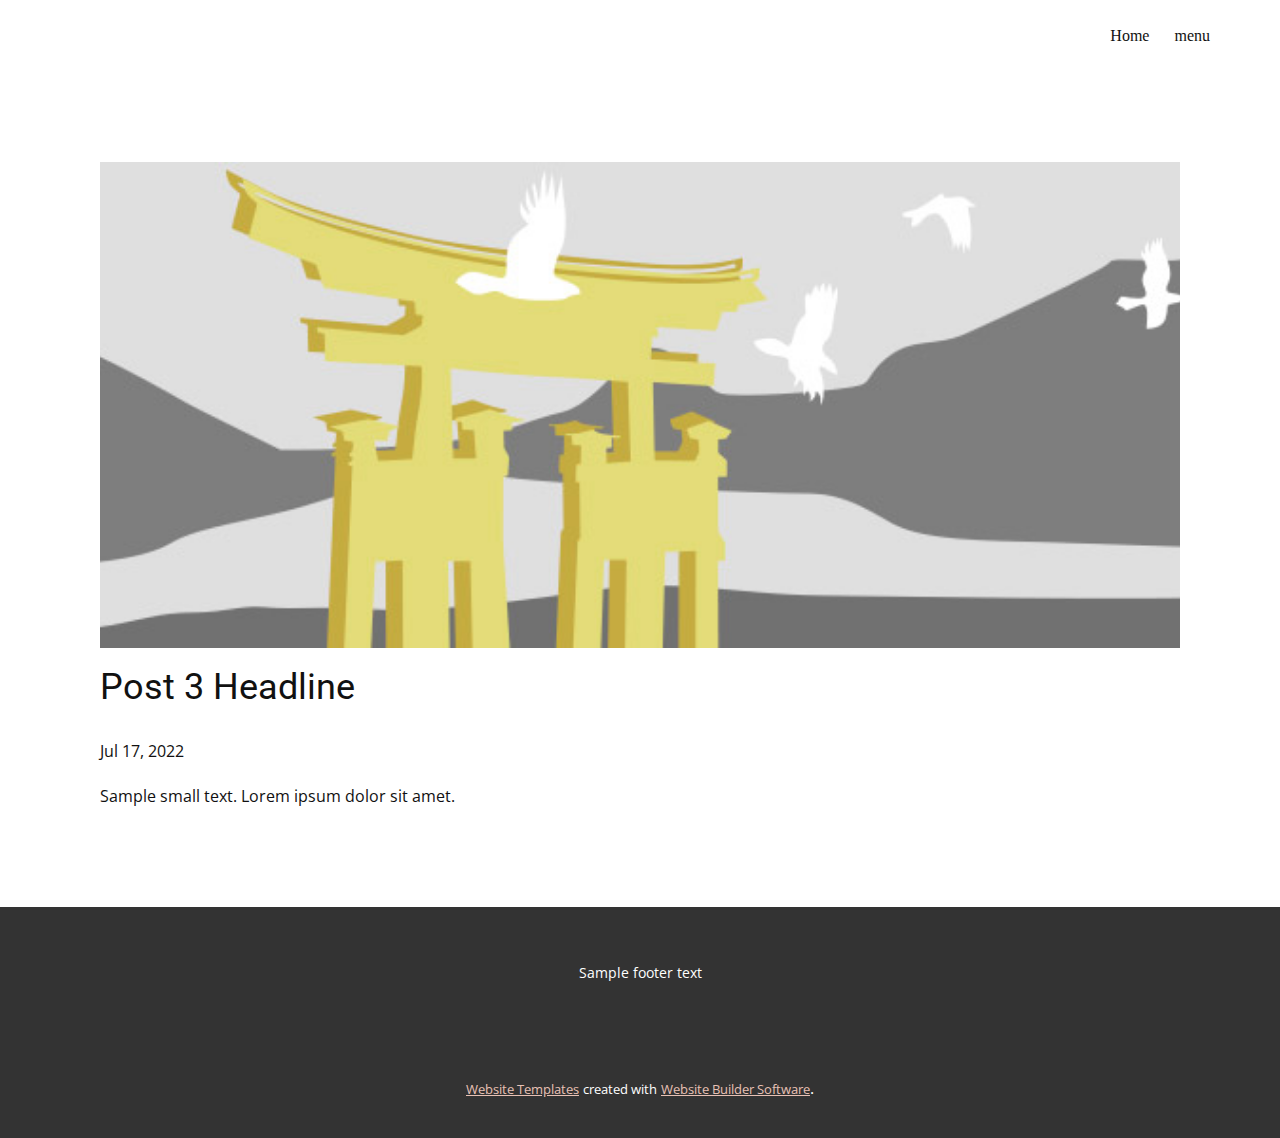
<file: blog/post-2.html>
<!doctype html>
<html style="font-size: 16px;"><head>
    <meta name="viewport" content="width=device-width, initial-scale=1.0">
    <meta charset="utf-8">
    <meta name="keywords" content="Post 1 Headline">
    <meta name="description" content="">
    <meta name="page_type" content="np-template-header-footer-from-plugin">
    <title>Post 3 Headline</title>
    <link rel="stylesheet" href="../nicepage.css" media="screen">
<link rel="stylesheet" href="../Post-Template.css" media="screen">
    <script class="u-script" type="text/javascript" src="../jquery.js" defer=""></script>
    <script class="u-script" type="text/javascript" src="../nicepage.js" defer=""></script>
    <meta name="generator" content="Nicepage 4.10.5, nicepage.com">
    <link id="u-theme-google-font" rel="stylesheet" href="https://fonts.googleapis.com/css?family=Roboto:100,100i,300,300i,400,400i,500,500i,700,700i,900,900i|Open+Sans:300,300i,400,400i,500,500i,600,600i,700,700i,800,800i">
    
    
    <script type="application/ld+json">{
		"@context": "http://schema.org",
		"@type": "Organization",
		"name": "",
		"logo": "images/default-logo.png"
}</script>
    <meta name="theme-color" content="#c67258">
  </head>
  <body class="u-body u-xl-mode"><header class="u-clearfix u-header u-header" id="sec-bf5c"><div class="u-clearfix u-sheet u-sheet-1">
        <nav class="u-align-left u-menu u-menu-dropdown u-nav-spacing-25 u-offcanvas u-menu-1">
          <div class="menu-collapse">
            <a class="u-button-style u-nav-link" href="#" style="padding: 4px 0px; font-size: calc(1em + 8px);">
              <svg class="u-svg-link" preserveAspectRatio="xMidYMin slice" viewBox="0 0 302 302" style="undefined"><use xmlns:xlink="http://www.w3.org/1999/xlink" xlink:href="#svg-7b92"></use></svg>
              <svg xmlns="http://www.w3.org/2000/svg" xmlns:xlink="http://www.w3.org/1999/xlink" version="1.1" id="svg-7b92" x="0px" y="0px" viewBox="0 0 302 302" style="enable-background:new 0 0 302 302;" xml:space="preserve" class="u-svg-content"><g><rect y="36" width="302" height="30"></rect><rect y="236" width="302" height="30"></rect><rect y="136" width="302" height="30"></rect>
</g><g></g><g></g><g></g><g></g><g></g><g></g><g></g><g></g><g></g><g></g><g></g><g></g><g></g><g></g><g></g></svg>
            </a>
          </div>
          <div class="u-nav-container">
            <ul class="u-nav u-spacing-25 u-unstyled"><li class="u-nav-item"><a class="u-button-style u-nav-link" href="../Home.html" style="padding: 8px 0px;">Home</a>
</li><li class="u-nav-item"><a class="u-button-style u-nav-link" href="../menu.html" style="padding: 8px 0px;">menu</a>
</li></ul>
          </div>
          <div class="u-nav-container-collapse">
            <div class="u-align-center u-black u-container-style u-inner-container-layout u-opacity u-opacity-95 u-sidenav">
              <div class="u-inner-container-layout u-sidenav-overflow">
                <div class="u-menu-close"></div>
                <ul class="u-align-center u-nav u-popupmenu-items u-unstyled u-nav-2"><li class="u-nav-item"><a class="u-button-style u-nav-link" href="../Home.html">Home</a>
</li><li class="u-nav-item"><a class="u-button-style u-nav-link" href="../menu.html">menu</a>
</li></ul>
              </div>
            </div>
            <div class="u-black u-menu-overlay u-opacity u-opacity-70"></div>
          </div>
        </nav>
        <a href="#" class="u-image u-logo u-image-1" src="">
          <img src="../images/default-logo.png" class="u-logo-image u-logo-image-1">
        </a>
      </div></header>
    <section class="u-align-center u-clearfix u-section-1" id="sec-58fa">
      <div class="u-clearfix u-sheet u-valign-middle-md u-valign-middle-sm u-valign-middle-xs u-sheet-1"><!--post_details--><!--post_details_options_json--><!--{"source":""}--><!--/post_details_options_json--><!--blog_post-->
        <div class="u-container-style u-expanded-width u-post-details u-post-details-1">
          <div class="u-container-layout u-valign-middle u-container-layout-1"><!--blog_post_image-->
            <img alt="" class="u-blog-control u-expanded-width u-image u-image-default u-image-1" src="[data-uri]"><!--/blog_post_image--><!--blog_post_header-->
            <h2 class="u-blog-control u-text u-text-1">Post 3 Headline</h2><!--/blog_post_header--><!--blog_post_metadata-->
            <div class="u-blog-control u-metadata u-metadata-1"><!--blog_post_metadata_date-->
              <span class="u-meta-date u-meta-icon">Jul 17, 2022</span><!--/blog_post_metadata_date--><!--blog_post_metadata_category-->
              <!--/blog_post_metadata_category--><!--blog_post_metadata_comments-->
              <!--/blog_post_metadata_comments-->
            </div><!--/blog_post_metadata--><!--blog_post_content-->
            <div class="u-align-justify u-blog-control u-post-content u-text u-text-2 fr-view">
  Sample small text. Lorem ipsum dolor sit amet.
  </div><!--/blog_post_content-->
          </div>
        </div><!--/blog_post--><!--/post_details-->
      </div>
    </section>
    
    
    <footer class="u-clearfix u-footer u-grey-80" id="sec-2222"><div class="u-clearfix u-sheet u-sheet-1">
        <div class="u-align-center u-container-style u-group u-group-1">
          <div class="u-container-layout u-valign-middle u-container-layout-1">
            <p class="u-small-text u-text u-text-variant u-text-1">Sample footer text</p>
          </div>
        </div>
      </div></footer>
    <section class="u-backlink u-clearfix u-grey-80">
      <a class="u-link" href="https://nicepage.com/website-templates" target="_blank">
        <span>Website Templates</span>
      </a>
      <p class="u-text">
        <span>created with</span>
      </p>
      <a class="u-link" href="" target="_blank">
        <span>Website Builder Software</span>
      </a>. 
    </section>
  
</body></html>
</file>
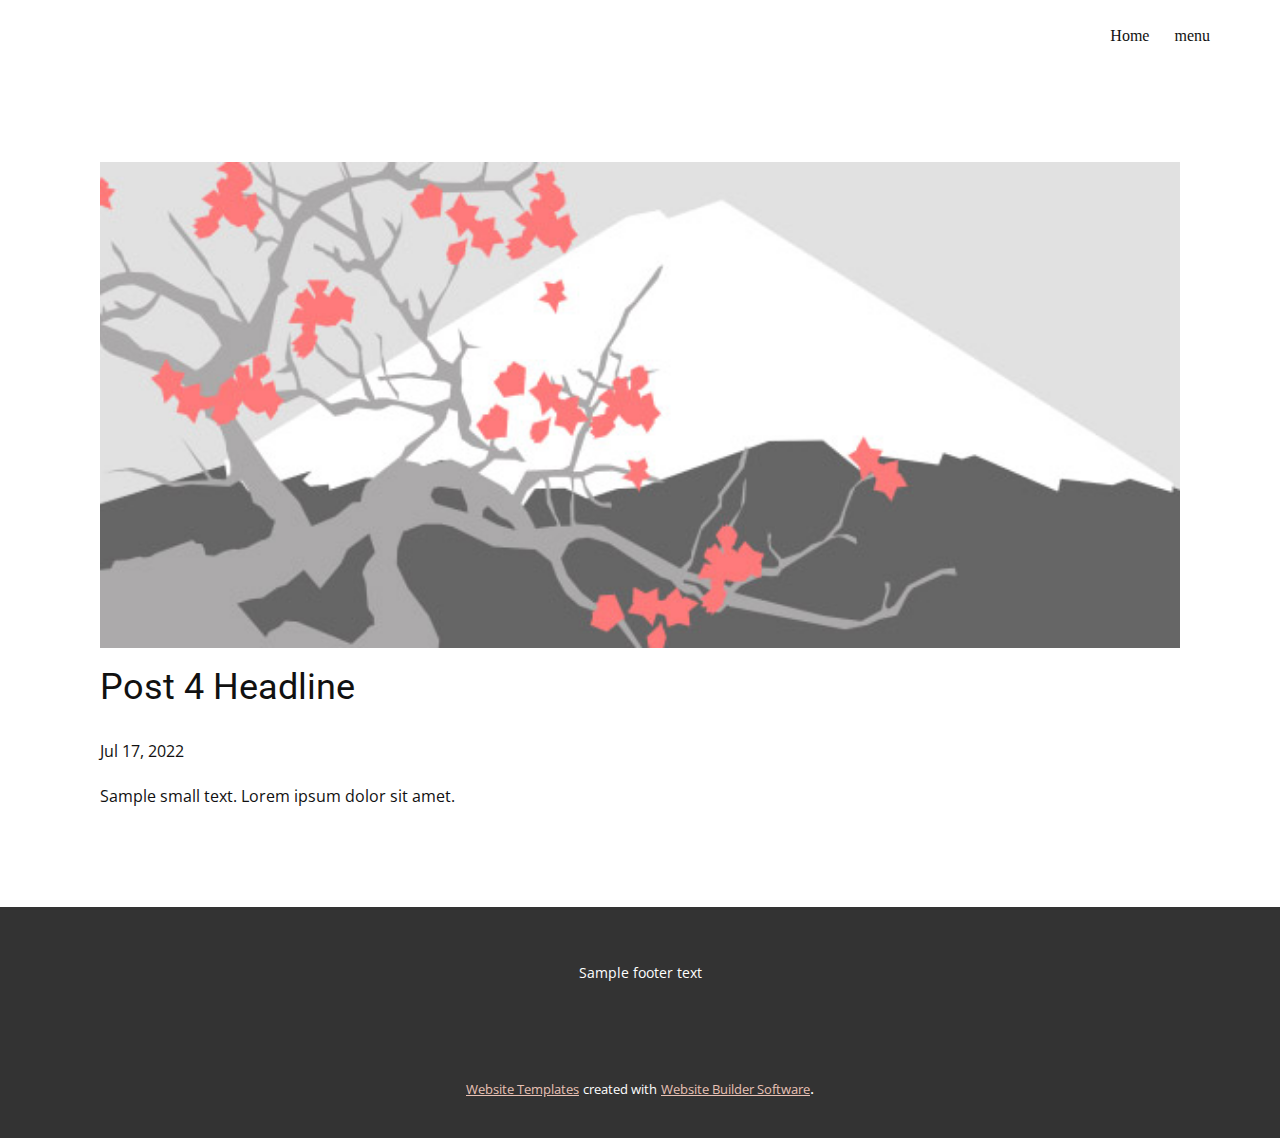
<file: blog/post-3.html>
<!doctype html>
<html style="font-size: 16px;"><head>
    <meta name="viewport" content="width=device-width, initial-scale=1.0">
    <meta charset="utf-8">
    <meta name="keywords" content="Post 1 Headline">
    <meta name="description" content="">
    <meta name="page_type" content="np-template-header-footer-from-plugin">
    <title>Post 4 Headline</title>
    <link rel="stylesheet" href="../nicepage.css" media="screen">
<link rel="stylesheet" href="../Post-Template.css" media="screen">
    <script class="u-script" type="text/javascript" src="../jquery.js" defer=""></script>
    <script class="u-script" type="text/javascript" src="../nicepage.js" defer=""></script>
    <meta name="generator" content="Nicepage 4.10.5, nicepage.com">
    <link id="u-theme-google-font" rel="stylesheet" href="https://fonts.googleapis.com/css?family=Roboto:100,100i,300,300i,400,400i,500,500i,700,700i,900,900i|Open+Sans:300,300i,400,400i,500,500i,600,600i,700,700i,800,800i">
    
    
    <script type="application/ld+json">{
		"@context": "http://schema.org",
		"@type": "Organization",
		"name": "",
		"logo": "images/default-logo.png"
}</script>
    <meta name="theme-color" content="#c67258">
  </head>
  <body class="u-body u-xl-mode"><header class="u-clearfix u-header u-header" id="sec-bf5c"><div class="u-clearfix u-sheet u-sheet-1">
        <nav class="u-align-left u-menu u-menu-dropdown u-nav-spacing-25 u-offcanvas u-menu-1">
          <div class="menu-collapse">
            <a class="u-button-style u-nav-link" href="#" style="padding: 4px 0px; font-size: calc(1em + 8px);">
              <svg class="u-svg-link" preserveAspectRatio="xMidYMin slice" viewBox="0 0 302 302" style="undefined"><use xmlns:xlink="http://www.w3.org/1999/xlink" xlink:href="#svg-7b92"></use></svg>
              <svg xmlns="http://www.w3.org/2000/svg" xmlns:xlink="http://www.w3.org/1999/xlink" version="1.1" id="svg-7b92" x="0px" y="0px" viewBox="0 0 302 302" style="enable-background:new 0 0 302 302;" xml:space="preserve" class="u-svg-content"><g><rect y="36" width="302" height="30"></rect><rect y="236" width="302" height="30"></rect><rect y="136" width="302" height="30"></rect>
</g><g></g><g></g><g></g><g></g><g></g><g></g><g></g><g></g><g></g><g></g><g></g><g></g><g></g><g></g><g></g></svg>
            </a>
          </div>
          <div class="u-nav-container">
            <ul class="u-nav u-spacing-25 u-unstyled"><li class="u-nav-item"><a class="u-button-style u-nav-link" href="../Home.html" style="padding: 8px 0px;">Home</a>
</li><li class="u-nav-item"><a class="u-button-style u-nav-link" href="../menu.html" style="padding: 8px 0px;">menu</a>
</li></ul>
          </div>
          <div class="u-nav-container-collapse">
            <div class="u-align-center u-black u-container-style u-inner-container-layout u-opacity u-opacity-95 u-sidenav">
              <div class="u-inner-container-layout u-sidenav-overflow">
                <div class="u-menu-close"></div>
                <ul class="u-align-center u-nav u-popupmenu-items u-unstyled u-nav-2"><li class="u-nav-item"><a class="u-button-style u-nav-link" href="../Home.html">Home</a>
</li><li class="u-nav-item"><a class="u-button-style u-nav-link" href="../menu.html">menu</a>
</li></ul>
              </div>
            </div>
            <div class="u-black u-menu-overlay u-opacity u-opacity-70"></div>
          </div>
        </nav>
        <a href="#" class="u-image u-logo u-image-1" src="">
          <img src="../images/default-logo.png" class="u-logo-image u-logo-image-1">
        </a>
      </div></header>
    <section class="u-align-center u-clearfix u-section-1" id="sec-58fa">
      <div class="u-clearfix u-sheet u-valign-middle-md u-valign-middle-sm u-valign-middle-xs u-sheet-1"><!--post_details--><!--post_details_options_json--><!--{"source":""}--><!--/post_details_options_json--><!--blog_post-->
        <div class="u-container-style u-expanded-width u-post-details u-post-details-1">
          <div class="u-container-layout u-valign-middle u-container-layout-1"><!--blog_post_image-->
            <img alt="" class="u-blog-control u-expanded-width u-image u-image-default u-image-1" src="[data-uri]"><!--/blog_post_image--><!--blog_post_header-->
            <h2 class="u-blog-control u-text u-text-1">Post 4 Headline</h2><!--/blog_post_header--><!--blog_post_metadata-->
            <div class="u-blog-control u-metadata u-metadata-1"><!--blog_post_metadata_date-->
              <span class="u-meta-date u-meta-icon">Jul 17, 2022</span><!--/blog_post_metadata_date--><!--blog_post_metadata_category-->
              <!--/blog_post_metadata_category--><!--blog_post_metadata_comments-->
              <!--/blog_post_metadata_comments-->
            </div><!--/blog_post_metadata--><!--blog_post_content-->
            <div class="u-align-justify u-blog-control u-post-content u-text u-text-2 fr-view">
  Sample small text. Lorem ipsum dolor sit amet.
  </div><!--/blog_post_content-->
          </div>
        </div><!--/blog_post--><!--/post_details-->
      </div>
    </section>
    
    
    <footer class="u-clearfix u-footer u-grey-80" id="sec-2222"><div class="u-clearfix u-sheet u-sheet-1">
        <div class="u-align-center u-container-style u-group u-group-1">
          <div class="u-container-layout u-valign-middle u-container-layout-1">
            <p class="u-small-text u-text u-text-variant u-text-1">Sample footer text</p>
          </div>
        </div>
      </div></footer>
    <section class="u-backlink u-clearfix u-grey-80">
      <a class="u-link" href="https://nicepage.com/website-templates" target="_blank">
        <span>Website Templates</span>
      </a>
      <p class="u-text">
        <span>created with</span>
      </p>
      <a class="u-link" href="" target="_blank">
        <span>Website Builder Software</span>
      </a>. 
    </section>
  
</body></html>
</file>
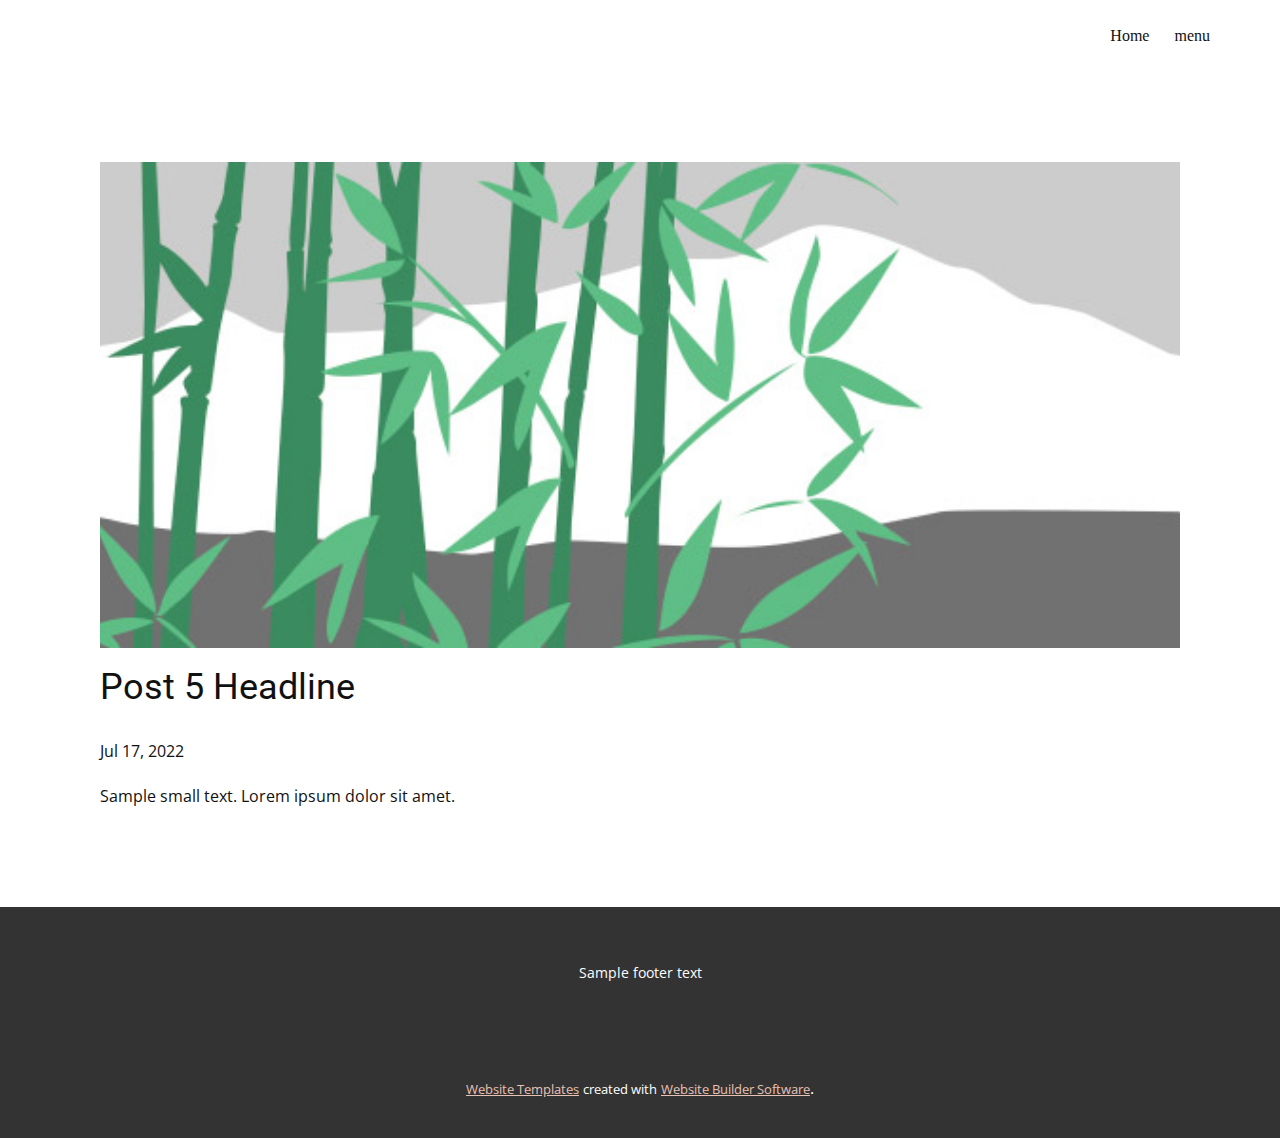
<file: blog/post-4.html>
<!doctype html>
<html style="font-size: 16px;"><head>
    <meta name="viewport" content="width=device-width, initial-scale=1.0">
    <meta charset="utf-8">
    <meta name="keywords" content="Post 1 Headline">
    <meta name="description" content="">
    <meta name="page_type" content="np-template-header-footer-from-plugin">
    <title>Post 5 Headline</title>
    <link rel="stylesheet" href="../nicepage.css" media="screen">
<link rel="stylesheet" href="../Post-Template.css" media="screen">
    <script class="u-script" type="text/javascript" src="../jquery.js" defer=""></script>
    <script class="u-script" type="text/javascript" src="../nicepage.js" defer=""></script>
    <meta name="generator" content="Nicepage 4.10.5, nicepage.com">
    <link id="u-theme-google-font" rel="stylesheet" href="https://fonts.googleapis.com/css?family=Roboto:100,100i,300,300i,400,400i,500,500i,700,700i,900,900i|Open+Sans:300,300i,400,400i,500,500i,600,600i,700,700i,800,800i">
    
    
    <script type="application/ld+json">{
		"@context": "http://schema.org",
		"@type": "Organization",
		"name": "",
		"logo": "images/default-logo.png"
}</script>
    <meta name="theme-color" content="#c67258">
  </head>
  <body class="u-body u-xl-mode"><header class="u-clearfix u-header u-header" id="sec-bf5c"><div class="u-clearfix u-sheet u-sheet-1">
        <nav class="u-align-left u-menu u-menu-dropdown u-nav-spacing-25 u-offcanvas u-menu-1">
          <div class="menu-collapse">
            <a class="u-button-style u-nav-link" href="#" style="padding: 4px 0px; font-size: calc(1em + 8px);">
              <svg class="u-svg-link" preserveAspectRatio="xMidYMin slice" viewBox="0 0 302 302" style="undefined"><use xmlns:xlink="http://www.w3.org/1999/xlink" xlink:href="#svg-7b92"></use></svg>
              <svg xmlns="http://www.w3.org/2000/svg" xmlns:xlink="http://www.w3.org/1999/xlink" version="1.1" id="svg-7b92" x="0px" y="0px" viewBox="0 0 302 302" style="enable-background:new 0 0 302 302;" xml:space="preserve" class="u-svg-content"><g><rect y="36" width="302" height="30"></rect><rect y="236" width="302" height="30"></rect><rect y="136" width="302" height="30"></rect>
</g><g></g><g></g><g></g><g></g><g></g><g></g><g></g><g></g><g></g><g></g><g></g><g></g><g></g><g></g><g></g></svg>
            </a>
          </div>
          <div class="u-nav-container">
            <ul class="u-nav u-spacing-25 u-unstyled"><li class="u-nav-item"><a class="u-button-style u-nav-link" href="../Home.html" style="padding: 8px 0px;">Home</a>
</li><li class="u-nav-item"><a class="u-button-style u-nav-link" href="../menu.html" style="padding: 8px 0px;">menu</a>
</li></ul>
          </div>
          <div class="u-nav-container-collapse">
            <div class="u-align-center u-black u-container-style u-inner-container-layout u-opacity u-opacity-95 u-sidenav">
              <div class="u-inner-container-layout u-sidenav-overflow">
                <div class="u-menu-close"></div>
                <ul class="u-align-center u-nav u-popupmenu-items u-unstyled u-nav-2"><li class="u-nav-item"><a class="u-button-style u-nav-link" href="../Home.html">Home</a>
</li><li class="u-nav-item"><a class="u-button-style u-nav-link" href="../menu.html">menu</a>
</li></ul>
              </div>
            </div>
            <div class="u-black u-menu-overlay u-opacity u-opacity-70"></div>
          </div>
        </nav>
        <a href="#" class="u-image u-logo u-image-1" src="">
          <img src="../images/default-logo.png" class="u-logo-image u-logo-image-1">
        </a>
      </div></header>
    <section class="u-align-center u-clearfix u-section-1" id="sec-58fa">
      <div class="u-clearfix u-sheet u-valign-middle-md u-valign-middle-sm u-valign-middle-xs u-sheet-1"><!--post_details--><!--post_details_options_json--><!--{"source":""}--><!--/post_details_options_json--><!--blog_post-->
        <div class="u-container-style u-expanded-width u-post-details u-post-details-1">
          <div class="u-container-layout u-valign-middle u-container-layout-1"><!--blog_post_image-->
            <img alt="" class="u-blog-control u-expanded-width u-image u-image-default u-image-1" src="[data-uri]"><!--/blog_post_image--><!--blog_post_header-->
            <h2 class="u-blog-control u-text u-text-1">Post 5 Headline</h2><!--/blog_post_header--><!--blog_post_metadata-->
            <div class="u-blog-control u-metadata u-metadata-1"><!--blog_post_metadata_date-->
              <span class="u-meta-date u-meta-icon">Jul 17, 2022</span><!--/blog_post_metadata_date--><!--blog_post_metadata_category-->
              <!--/blog_post_metadata_category--><!--blog_post_metadata_comments-->
              <!--/blog_post_metadata_comments-->
            </div><!--/blog_post_metadata--><!--blog_post_content-->
            <div class="u-align-justify u-blog-control u-post-content u-text u-text-2 fr-view">
  Sample small text. Lorem ipsum dolor sit amet.
  </div><!--/blog_post_content-->
          </div>
        </div><!--/blog_post--><!--/post_details-->
      </div>
    </section>
    
    
    <footer class="u-clearfix u-footer u-grey-80" id="sec-2222"><div class="u-clearfix u-sheet u-sheet-1">
        <div class="u-align-center u-container-style u-group u-group-1">
          <div class="u-container-layout u-valign-middle u-container-layout-1">
            <p class="u-small-text u-text u-text-variant u-text-1">Sample footer text</p>
          </div>
        </div>
      </div></footer>
    <section class="u-backlink u-clearfix u-grey-80">
      <a class="u-link" href="https://nicepage.com/website-templates" target="_blank">
        <span>Website Templates</span>
      </a>
      <p class="u-text">
        <span>created with</span>
      </p>
      <a class="u-link" href="" target="_blank">
        <span>Website Builder Software</span>
      </a>. 
    </section>
  
</body></html>
</file>
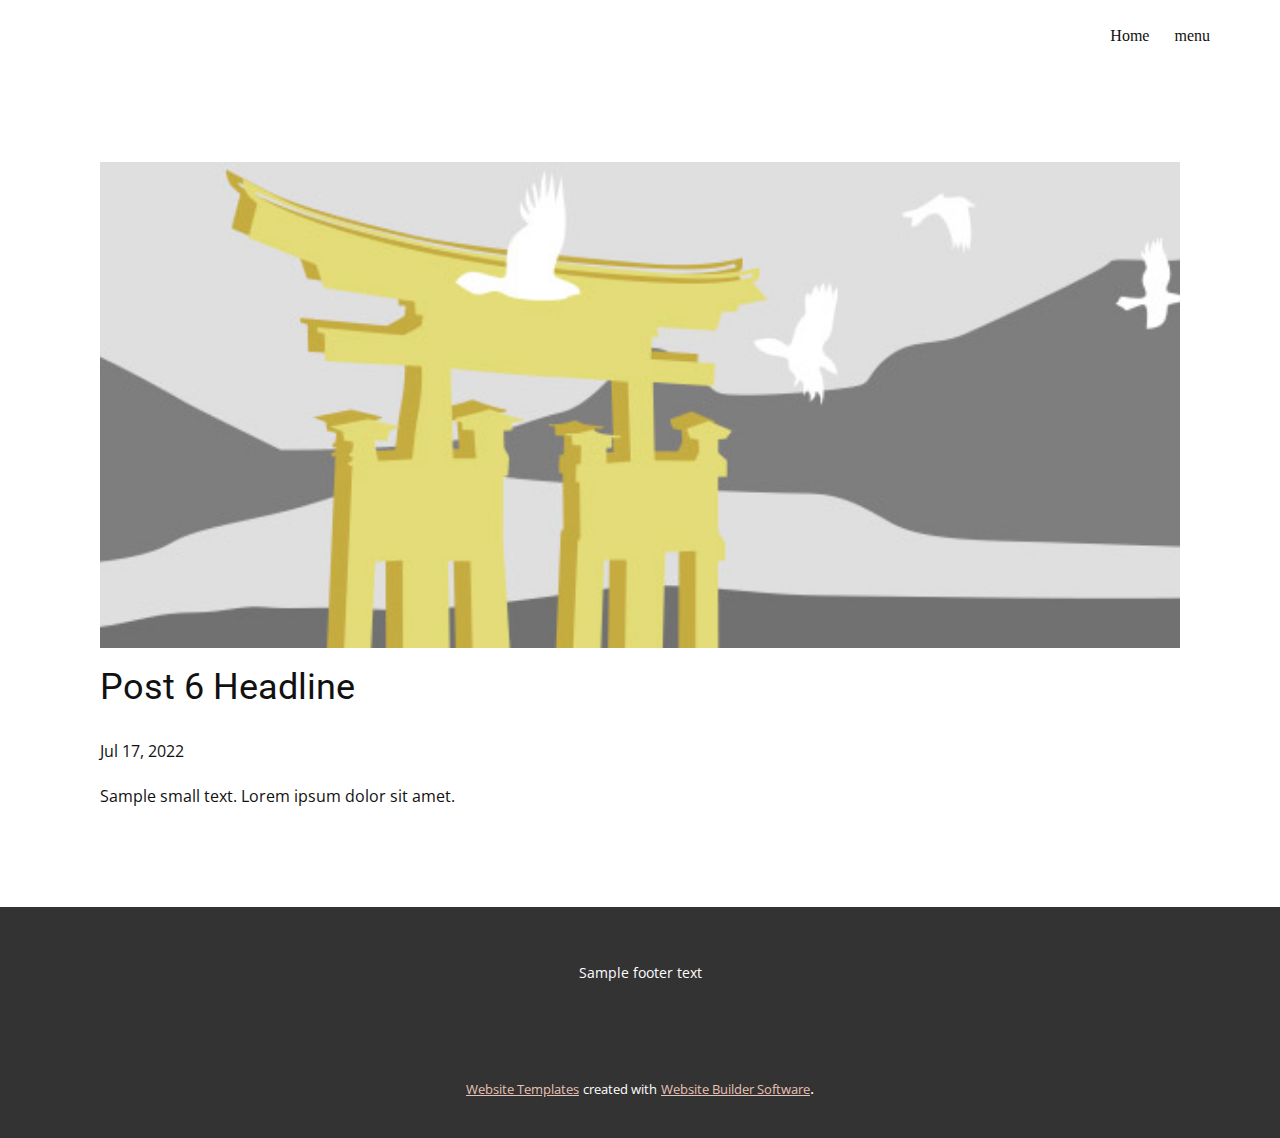
<file: blog/post-5.html>
<!doctype html>
<html style="font-size: 16px;"><head>
    <meta name="viewport" content="width=device-width, initial-scale=1.0">
    <meta charset="utf-8">
    <meta name="keywords" content="Post 1 Headline">
    <meta name="description" content="">
    <meta name="page_type" content="np-template-header-footer-from-plugin">
    <title>Post 6 Headline</title>
    <link rel="stylesheet" href="../nicepage.css" media="screen">
<link rel="stylesheet" href="../Post-Template.css" media="screen">
    <script class="u-script" type="text/javascript" src="../jquery.js" defer=""></script>
    <script class="u-script" type="text/javascript" src="../nicepage.js" defer=""></script>
    <meta name="generator" content="Nicepage 4.10.5, nicepage.com">
    <link id="u-theme-google-font" rel="stylesheet" href="https://fonts.googleapis.com/css?family=Roboto:100,100i,300,300i,400,400i,500,500i,700,700i,900,900i|Open+Sans:300,300i,400,400i,500,500i,600,600i,700,700i,800,800i">
    
    
    <script type="application/ld+json">{
		"@context": "http://schema.org",
		"@type": "Organization",
		"name": "",
		"logo": "images/default-logo.png"
}</script>
    <meta name="theme-color" content="#c67258">
  </head>
  <body class="u-body u-xl-mode"><header class="u-clearfix u-header u-header" id="sec-bf5c"><div class="u-clearfix u-sheet u-sheet-1">
        <nav class="u-align-left u-menu u-menu-dropdown u-nav-spacing-25 u-offcanvas u-menu-1">
          <div class="menu-collapse">
            <a class="u-button-style u-nav-link" href="#" style="padding: 4px 0px; font-size: calc(1em + 8px);">
              <svg class="u-svg-link" preserveAspectRatio="xMidYMin slice" viewBox="0 0 302 302" style="undefined"><use xmlns:xlink="http://www.w3.org/1999/xlink" xlink:href="#svg-7b92"></use></svg>
              <svg xmlns="http://www.w3.org/2000/svg" xmlns:xlink="http://www.w3.org/1999/xlink" version="1.1" id="svg-7b92" x="0px" y="0px" viewBox="0 0 302 302" style="enable-background:new 0 0 302 302;" xml:space="preserve" class="u-svg-content"><g><rect y="36" width="302" height="30"></rect><rect y="236" width="302" height="30"></rect><rect y="136" width="302" height="30"></rect>
</g><g></g><g></g><g></g><g></g><g></g><g></g><g></g><g></g><g></g><g></g><g></g><g></g><g></g><g></g><g></g></svg>
            </a>
          </div>
          <div class="u-nav-container">
            <ul class="u-nav u-spacing-25 u-unstyled"><li class="u-nav-item"><a class="u-button-style u-nav-link" href="../Home.html" style="padding: 8px 0px;">Home</a>
</li><li class="u-nav-item"><a class="u-button-style u-nav-link" href="../menu.html" style="padding: 8px 0px;">menu</a>
</li></ul>
          </div>
          <div class="u-nav-container-collapse">
            <div class="u-align-center u-black u-container-style u-inner-container-layout u-opacity u-opacity-95 u-sidenav">
              <div class="u-inner-container-layout u-sidenav-overflow">
                <div class="u-menu-close"></div>
                <ul class="u-align-center u-nav u-popupmenu-items u-unstyled u-nav-2"><li class="u-nav-item"><a class="u-button-style u-nav-link" href="../Home.html">Home</a>
</li><li class="u-nav-item"><a class="u-button-style u-nav-link" href="../menu.html">menu</a>
</li></ul>
              </div>
            </div>
            <div class="u-black u-menu-overlay u-opacity u-opacity-70"></div>
          </div>
        </nav>
        <a href="#" class="u-image u-logo u-image-1" src="">
          <img src="../images/default-logo.png" class="u-logo-image u-logo-image-1">
        </a>
      </div></header>
    <section class="u-align-center u-clearfix u-section-1" id="sec-58fa">
      <div class="u-clearfix u-sheet u-valign-middle-md u-valign-middle-sm u-valign-middle-xs u-sheet-1"><!--post_details--><!--post_details_options_json--><!--{"source":""}--><!--/post_details_options_json--><!--blog_post-->
        <div class="u-container-style u-expanded-width u-post-details u-post-details-1">
          <div class="u-container-layout u-valign-middle u-container-layout-1"><!--blog_post_image-->
            <img alt="" class="u-blog-control u-expanded-width u-image u-image-default u-image-1" src="[data-uri]"><!--/blog_post_image--><!--blog_post_header-->
            <h2 class="u-blog-control u-text u-text-1">Post 6 Headline</h2><!--/blog_post_header--><!--blog_post_metadata-->
            <div class="u-blog-control u-metadata u-metadata-1"><!--blog_post_metadata_date-->
              <span class="u-meta-date u-meta-icon">Jul 17, 2022</span><!--/blog_post_metadata_date--><!--blog_post_metadata_category-->
              <!--/blog_post_metadata_category--><!--blog_post_metadata_comments-->
              <!--/blog_post_metadata_comments-->
            </div><!--/blog_post_metadata--><!--blog_post_content-->
            <div class="u-align-justify u-blog-control u-post-content u-text u-text-2 fr-view">
  Sample small text. Lorem ipsum dolor sit amet.
  </div><!--/blog_post_content-->
          </div>
        </div><!--/blog_post--><!--/post_details-->
      </div>
    </section>
    
    
    <footer class="u-clearfix u-footer u-grey-80" id="sec-2222"><div class="u-clearfix u-sheet u-sheet-1">
        <div class="u-align-center u-container-style u-group u-group-1">
          <div class="u-container-layout u-valign-middle u-container-layout-1">
            <p class="u-small-text u-text u-text-variant u-text-1">Sample footer text</p>
          </div>
        </div>
      </div></footer>
    <section class="u-backlink u-clearfix u-grey-80">
      <a class="u-link" href="https://nicepage.com/website-templates" target="_blank">
        <span>Website Templates</span>
      </a>
      <p class="u-text">
        <span>created with</span>
      </p>
      <a class="u-link" href="" target="_blank">
        <span>Website Builder Software</span>
      </a>. 
    </section>
  
</body></html>
</file>
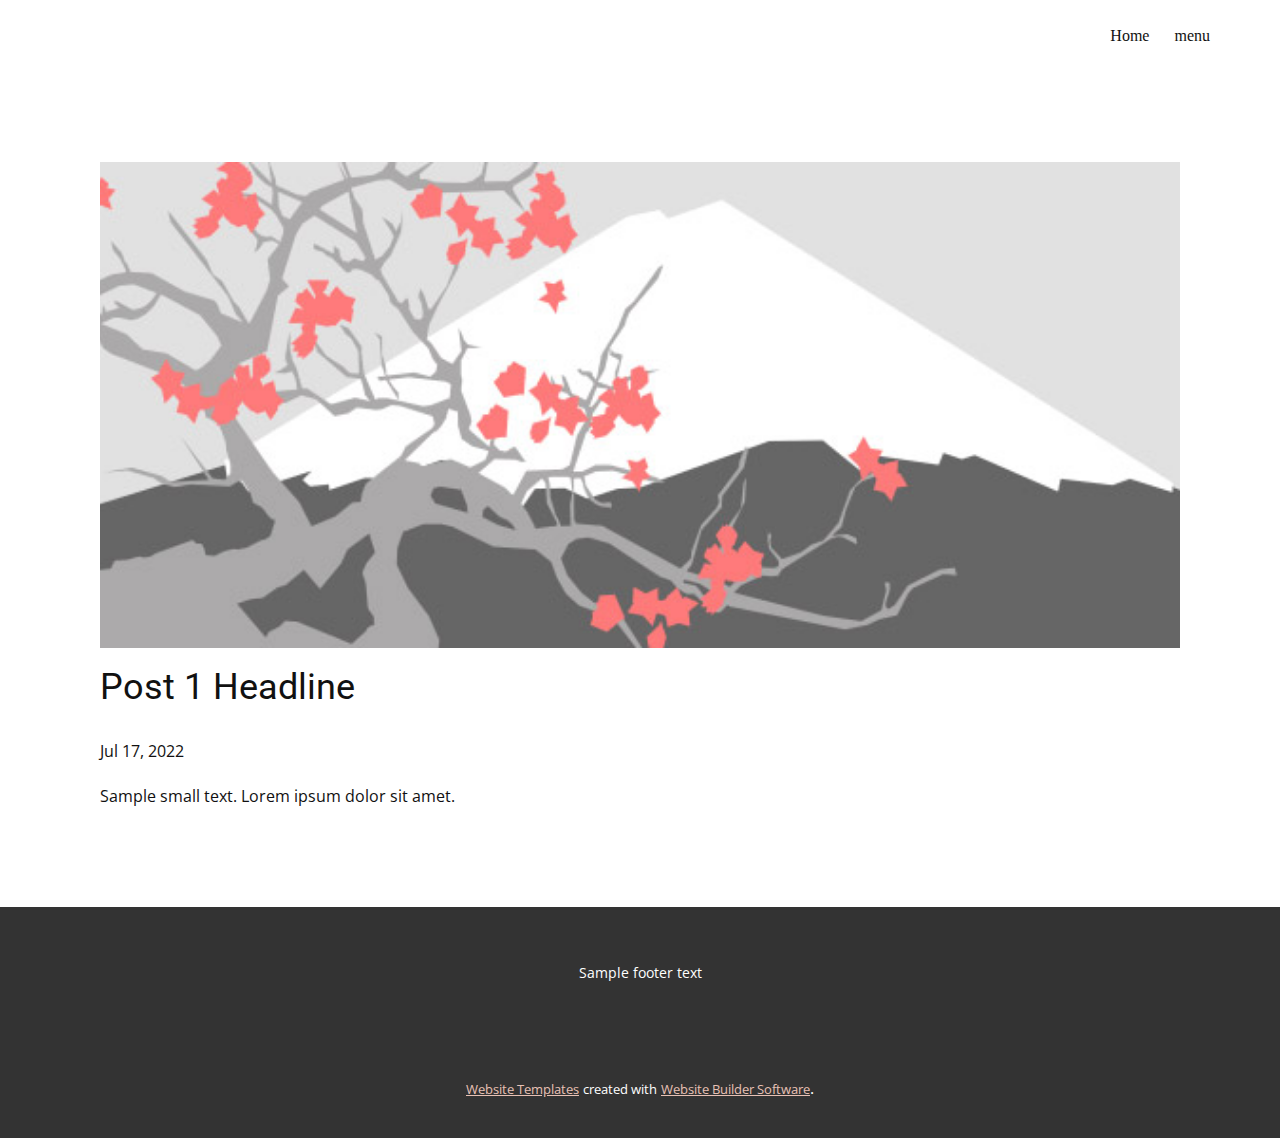
<file: blog/post.html>
<!doctype html>
<html style="font-size: 16px;"><head>
    <meta name="viewport" content="width=device-width, initial-scale=1.0">
    <meta charset="utf-8">
    <meta name="keywords" content="Post 1 Headline">
    <meta name="description" content="">
    <meta name="page_type" content="np-template-header-footer-from-plugin">
    <title>Post 1 Headline</title>
    <link rel="stylesheet" href="../nicepage.css" media="screen">
<link rel="stylesheet" href="../Post-Template.css" media="screen">
    <script class="u-script" type="text/javascript" src="../jquery.js" defer=""></script>
    <script class="u-script" type="text/javascript" src="../nicepage.js" defer=""></script>
    <meta name="generator" content="Nicepage 4.10.5, nicepage.com">
    <link id="u-theme-google-font" rel="stylesheet" href="https://fonts.googleapis.com/css?family=Roboto:100,100i,300,300i,400,400i,500,500i,700,700i,900,900i|Open+Sans:300,300i,400,400i,500,500i,600,600i,700,700i,800,800i">
    
    
    <script type="application/ld+json">{
		"@context": "http://schema.org",
		"@type": "Organization",
		"name": "",
		"logo": "images/default-logo.png"
}</script>
    <meta name="theme-color" content="#c67258">
  </head>
  <body class="u-body u-xl-mode"><header class="u-clearfix u-header u-header" id="sec-bf5c"><div class="u-clearfix u-sheet u-sheet-1">
        <nav class="u-align-left u-menu u-menu-dropdown u-nav-spacing-25 u-offcanvas u-menu-1">
          <div class="menu-collapse">
            <a class="u-button-style u-nav-link" href="#" style="padding: 4px 0px; font-size: calc(1em + 8px);">
              <svg class="u-svg-link" preserveAspectRatio="xMidYMin slice" viewBox="0 0 302 302" style="undefined"><use xmlns:xlink="http://www.w3.org/1999/xlink" xlink:href="#svg-7b92"></use></svg>
              <svg xmlns="http://www.w3.org/2000/svg" xmlns:xlink="http://www.w3.org/1999/xlink" version="1.1" id="svg-7b92" x="0px" y="0px" viewBox="0 0 302 302" style="enable-background:new 0 0 302 302;" xml:space="preserve" class="u-svg-content"><g><rect y="36" width="302" height="30"></rect><rect y="236" width="302" height="30"></rect><rect y="136" width="302" height="30"></rect>
</g><g></g><g></g><g></g><g></g><g></g><g></g><g></g><g></g><g></g><g></g><g></g><g></g><g></g><g></g><g></g></svg>
            </a>
          </div>
          <div class="u-nav-container">
            <ul class="u-nav u-spacing-25 u-unstyled"><li class="u-nav-item"><a class="u-button-style u-nav-link" href="../Home.html" style="padding: 8px 0px;">Home</a>
</li><li class="u-nav-item"><a class="u-button-style u-nav-link" href="../menu.html" style="padding: 8px 0px;">menu</a>
</li></ul>
          </div>
          <div class="u-nav-container-collapse">
            <div class="u-align-center u-black u-container-style u-inner-container-layout u-opacity u-opacity-95 u-sidenav">
              <div class="u-inner-container-layout u-sidenav-overflow">
                <div class="u-menu-close"></div>
                <ul class="u-align-center u-nav u-popupmenu-items u-unstyled u-nav-2"><li class="u-nav-item"><a class="u-button-style u-nav-link" href="../Home.html">Home</a>
</li><li class="u-nav-item"><a class="u-button-style u-nav-link" href="../menu.html">menu</a>
</li></ul>
              </div>
            </div>
            <div class="u-black u-menu-overlay u-opacity u-opacity-70"></div>
          </div>
        </nav>
        <a href="#" class="u-image u-logo u-image-1" src="">
          <img src="../images/default-logo.png" class="u-logo-image u-logo-image-1">
        </a>
      </div></header>
    <section class="u-align-center u-clearfix u-section-1" id="sec-58fa">
      <div class="u-clearfix u-sheet u-valign-middle-md u-valign-middle-sm u-valign-middle-xs u-sheet-1"><!--post_details--><!--post_details_options_json--><!--{"source":""}--><!--/post_details_options_json--><!--blog_post-->
        <div class="u-container-style u-expanded-width u-post-details u-post-details-1">
          <div class="u-container-layout u-valign-middle u-container-layout-1"><!--blog_post_image-->
            <img alt="" class="u-blog-control u-expanded-width u-image u-image-default u-image-1" src="[data-uri]"><!--/blog_post_image--><!--blog_post_header-->
            <h2 class="u-blog-control u-text u-text-1">Post 1 Headline</h2><!--/blog_post_header--><!--blog_post_metadata-->
            <div class="u-blog-control u-metadata u-metadata-1"><!--blog_post_metadata_date-->
              <span class="u-meta-date u-meta-icon">Jul 17, 2022</span><!--/blog_post_metadata_date--><!--blog_post_metadata_category-->
              <!--/blog_post_metadata_category--><!--blog_post_metadata_comments-->
              <!--/blog_post_metadata_comments-->
            </div><!--/blog_post_metadata--><!--blog_post_content-->
            <div class="u-align-justify u-blog-control u-post-content u-text u-text-2 fr-view">
  Sample small text. Lorem ipsum dolor sit amet.
  </div><!--/blog_post_content-->
          </div>
        </div><!--/blog_post--><!--/post_details-->
      </div>
    </section>
    
    
    <footer class="u-clearfix u-footer u-grey-80" id="sec-2222"><div class="u-clearfix u-sheet u-sheet-1">
        <div class="u-align-center u-container-style u-group u-group-1">
          <div class="u-container-layout u-valign-middle u-container-layout-1">
            <p class="u-small-text u-text u-text-variant u-text-1">Sample footer text</p>
          </div>
        </div>
      </div></footer>
    <section class="u-backlink u-clearfix u-grey-80">
      <a class="u-link" href="https://nicepage.com/website-templates" target="_blank">
        <span>Website Templates</span>
      </a>
      <p class="u-text">
        <span>created with</span>
      </p>
      <a class="u-link" href="" target="_blank">
        <span>Website Builder Software</span>
      </a>. 
    </section>
  
</body></html>
</file>
